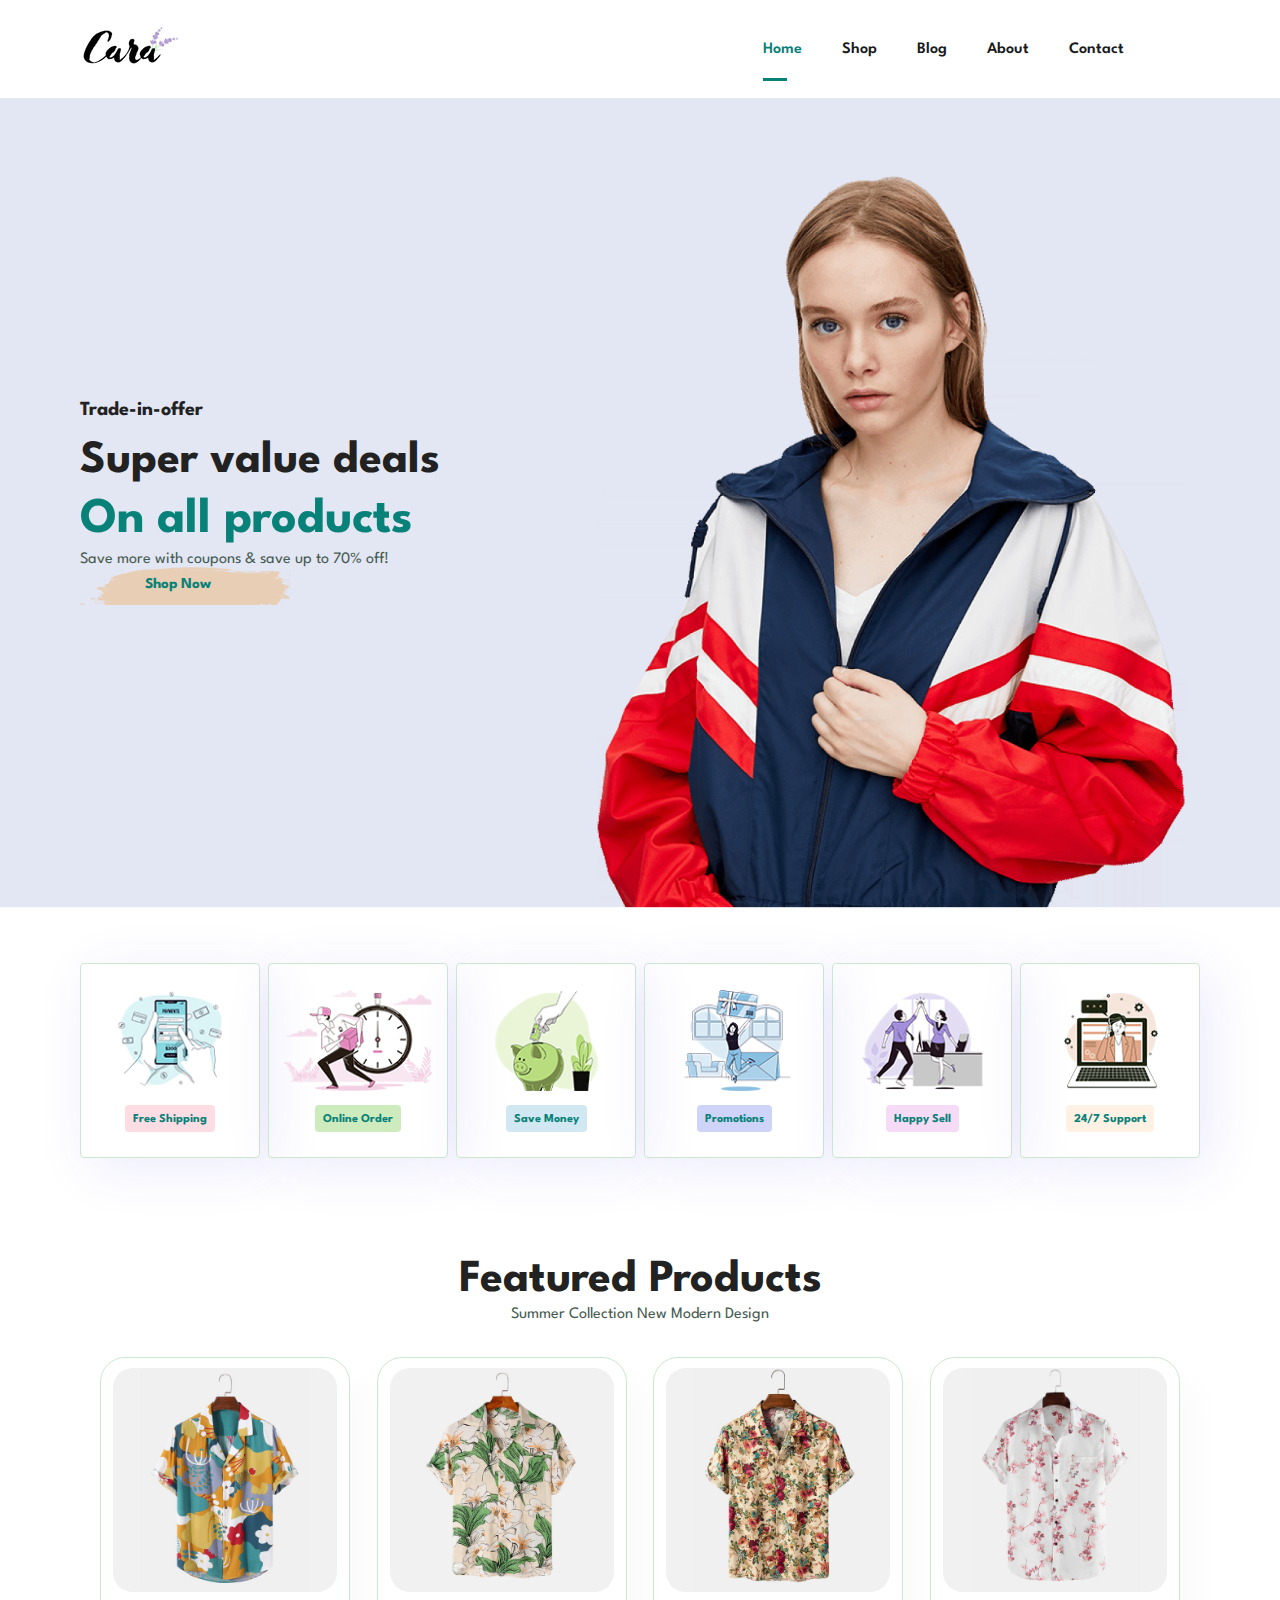
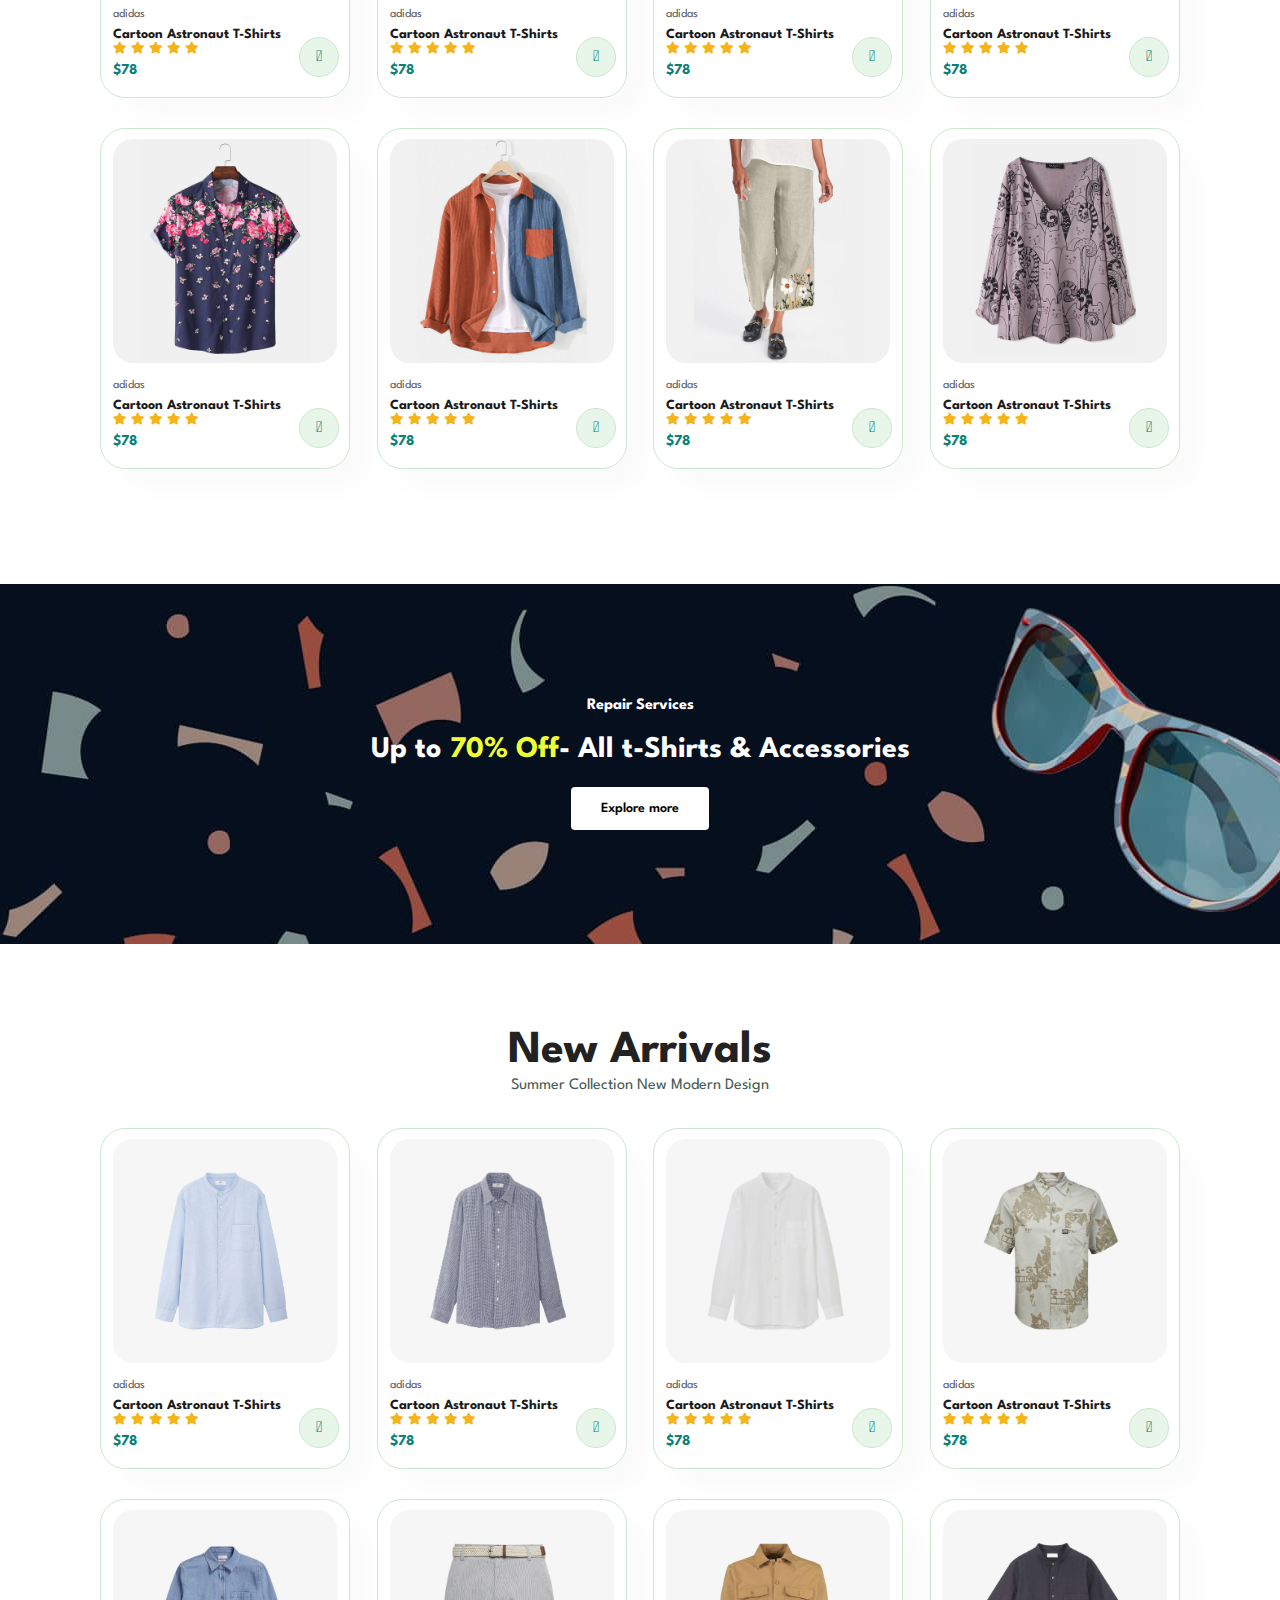
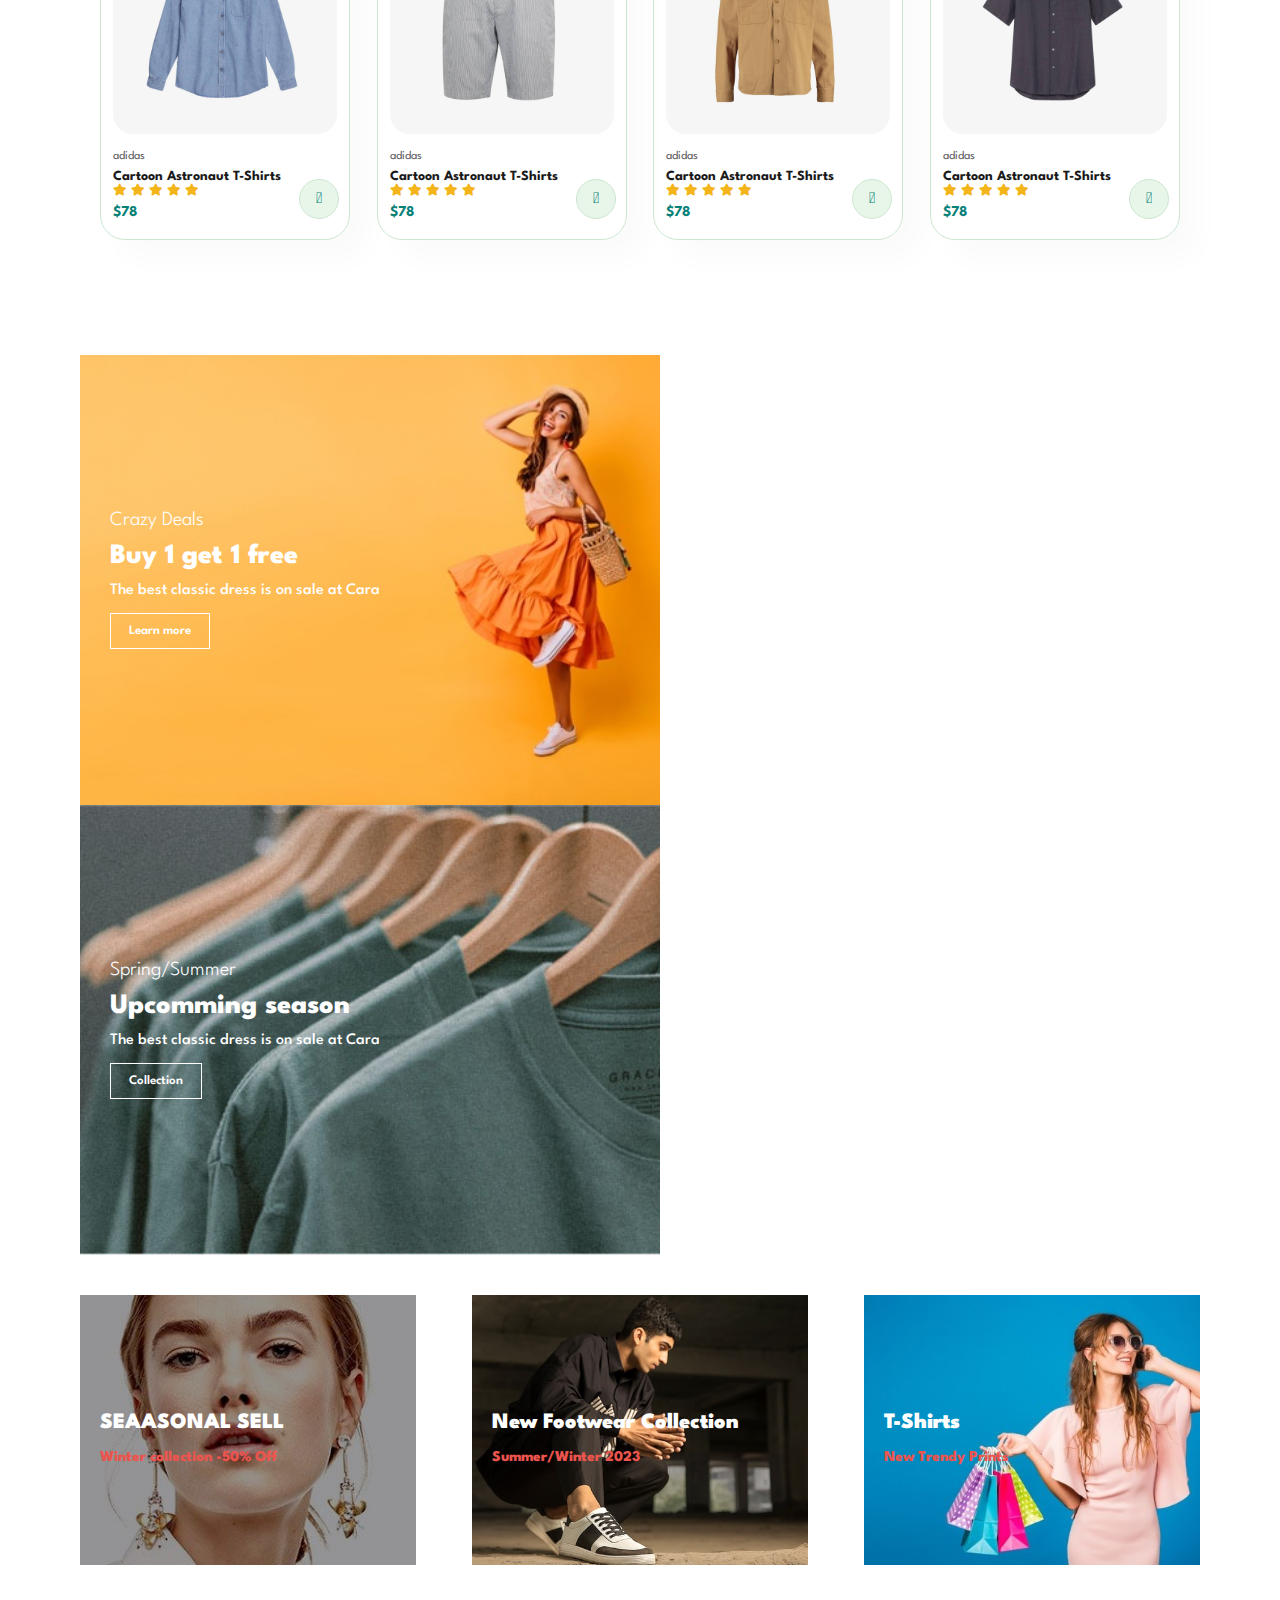
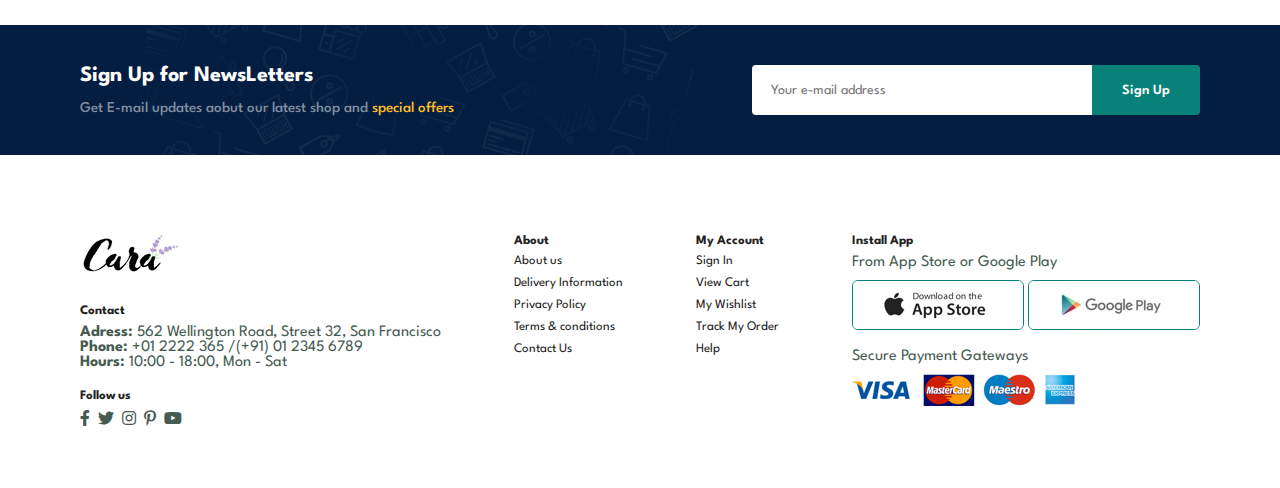
<file: index.html>
<!DOCTYPE html>
<html lang="en">
<head>
    <meta charset="UTF-8">
    <meta name="viewport" content="width=device-width, initial-scale=1.0">
    <title>Document</title>
    <link rel="stylesheet" href="style.css">
    <link rel="stylesheet" href="https://pro.fontawesome.com/releases/v5.10.0/css/all.css"  />
</head>
<body>
    <section id="header">
        <a href="#"><img src="img/logo.png" class="logo" alt="Logo"></a>
        <div>
            <ul id="navbar">
                <li><a class="active"href="index.html">Home</a></li>
                <li><a href="shop.html">Shop</a></li>
                <li><a href="blog.html">Blog</a></li>
                <li><a href="about.html">About</a></li>
                <li><a href="contact.html">Contact</a></li>
                <li id="lg-bag"><a href="cart.html"><i class="far fa-shopping-bag"></i></a></li>
                <a href="#" id="close"><i class="far fa-times"></i></a>
            </ul>
        </div>
        <div id="mobile">
           <a href="cart.html"><i class="fa-sharp fa-light fa-cart-plus fa-fade"></i></a>
           <i id="bar" class="fas fa-outdent"></i>
            

        </div>
    </section>

    <section id="hero">
        <h4>Trade-in-offer</h4>
        <h2>Super value deals</h2>
        <h1>On all products</h1>
        <p>Save more with coupons & save up to 70% off!</p>
        <button>Shop Now</button>
    </section>

    <section id="features" class="section-p1">
        <div class="fe-box">
            <img src="img/feature/f1.png" alt="">
            <h6>Free Shipping</h6>
        </div>
        <div class="fe-box">
            <img src="img/feature/f2.png" alt="">
            <h6>Online Order</h6>
        </div>
        <div class="fe-box">
            <img src="img/feature/f3.png" alt="">
            <h6>Save Money</h6>
        </div>
        <div class="fe-box">
            <img src="img/feature/f4.png" alt="">
            <h6>Promotions</h6>
        </div>
        <div class="fe-box">
            <img src="img/feature/f5.png" alt="">
            <h6>Happy Sell</h6>
        </div>
        <div class="fe-box">
            <img src="img/feature/f6.png" alt="">
            <h6>24/7 Support</h6>
        </div>
    </section>

    <section id="products1" class="section-p1">
        <h2>Featured Products</h2>
        <p>Summer Collection New Modern Design</p>
        <div class="pro-container">
            <div class="pro">
                <img src="img/products/f1.jpg" alt="">
                <div class="des">
                    <span>adidas</span>
                    <h5>Cartoon Astronaut T-Shirts</h5>
                    <div class="satr">
                        <i class="fas fa-star"></i>
                        <i class="fas fa-star"></i>
                        <i class="fas fa-star"></i>
                        <i class="fas fa-star"></i>
                        <i class="fas fa-star"></i>
                    </div>
                    <h4>$78</h4>
                </div>
                <a href="#"><i class="fal fa-shopping-cart cart"></i></a>
            </div>
            <div class="pro">
                <img src="img/products/f2.jpg" alt="">
                <div class="des">
                    <span>adidas</span>
                    <h5>Cartoon Astronaut T-Shirts</h5>
                    <div class="satr">
                        <i class="fas fa-star"></i>
                        <i class="fas fa-star"></i>
                        <i class="fas fa-star"></i>
                        <i class="fas fa-star"></i>
                        <i class="fas fa-star"></i>
                    </div>
                    <h4>$78</h4>
                </div>
                <a href="#"><i class="fal fa-shopping-cart cart"></i></a>
            </div>
            <div class="pro">
                <img src="img/products/f3.jpg" alt="">
                <div class="des">
                    <span>adidas</span>
                    <h5>Cartoon Astronaut T-Shirts</h5>
                    <div class="satr">
                        <i class="fas fa-star"></i>
                        <i class="fas fa-star"></i>
                        <i class="fas fa-star"></i>
                        <i class="fas fa-star"></i>
                        <i class="fas fa-star"></i>
                    </div>
                    <h4>$78</h4>
                </div>
                <a href="#"><i class="fal fa-shopping-cart cart"></i></a>
            </div>
            <div class="pro">
                <img src="img/products/f4.jpg" alt="">
                <div class="des">
                    <span>adidas</span>
                    <h5>Cartoon Astronaut T-Shirts</h5>
                    <div class="satr">
                        <i class="fas fa-star"></i>
                        <i class="fas fa-star"></i>
                        <i class="fas fa-star"></i>
                        <i class="fas fa-star"></i>
                        <i class="fas fa-star"></i>
                    </div>
                    <h4>$78</h4>
                </div>
                <a href="#"><i class="fal fa-shopping-cart cart"></i></a>
            </div>
            <div class="pro">
                <img src="img/products/f5.jpg" alt="">
                <div class="des">
                    <span>adidas</span>
                    <h5>Cartoon Astronaut T-Shirts</h5>
                    <div class="satr">
                        <i class="fas fa-star"></i>
                        <i class="fas fa-star"></i>
                        <i class="fas fa-star"></i>
                        <i class="fas fa-star"></i>
                        <i class="fas fa-star"></i>
                    </div>
                    <h4>$78</h4>
                </div>
                <a href="#"><i class="fal fa-shopping-cart cart"></i></a>
            </div>
            <div class="pro">
                <img src="img/products/f6.jpg" alt="">
                <div class="des">
                    <span>adidas</span>
                    <h5>Cartoon Astronaut T-Shirts</h5>
                    <div class="satr">
                        <i class="fas fa-star"></i>
                        <i class="fas fa-star"></i>
                        <i class="fas fa-star"></i>
                        <i class="fas fa-star"></i>
                        <i class="fas fa-star"></i>
                    </div>
                    <h4>$78</h4>
                </div>
                <a href="#"><i class="fal fa-shopping-cart cart"></i></a>
            </div>
            <div class="pro">
                <img src="img/products/f7.jpg" alt="">
                <div class="des">
                    <span>adidas</span>
                    <h5>Cartoon Astronaut T-Shirts</h5>
                    <div class="satr">
                        <i class="fas fa-star"></i>
                        <i class="fas fa-star"></i>
                        <i class="fas fa-star"></i>
                        <i class="fas fa-star"></i>
                        <i class="fas fa-star"></i>
                    </div>
                    <h4>$78</h4>
                </div>
                <a href="#"><i class="fal fa-shopping-cart cart"></i></a>
            </div>
            <div class="pro">
                <img src="img/products/f8.jpg" alt="">
                <div class="des">
                    <span>adidas</span>
                    <h5>Cartoon Astronaut T-Shirts</h5>
                    <div class="satr">
                        <i class="fas fa-star"></i>
                        <i class="fas fa-star"></i>
                        <i class="fas fa-star"></i>
                        <i class="fas fa-star"></i>
                        <i class="fas fa-star"></i>
                    </div>
                    <h4>$78</h4>
                </div>
                <a href="#"><i class="fal fa-shopping-cart cart"></i></a>
            </div>
        </div>

    </section>

    <section id="banner" class="section-m1">
        <h4>Repair Services</h4>
        <h2>Up to <span>70% Off</span>- All t-Shirts & Accessories</h2>
        <button class="normal">Explore more</button>
    </section>

    <section id="products1" class="section-p1">
        <h2>New Arrivals</h2>
        <p>Summer Collection New Modern Design</p>
        <div class="pro-container">
            <div class="pro">
                <img src="img/products/n1.jpg" alt="">
                <div class="des">
                    <span>adidas</span>
                    <h5>Cartoon Astronaut T-Shirts</h5>
                    <div class="satr">
                        <i class="fas fa-star"></i>
                        <i class="fas fa-star"></i>
                        <i class="fas fa-star"></i>
                        <i class="fas fa-star"></i>
                        <i class="fas fa-star"></i>
                    </div>
                    <h4>$78</h4>
                </div>
                <a href="#"><i class="fal fa-shopping-cart cart"></i></a>
            </div>
            <div class="pro">
                <img src="img/products/n2.jpg" alt="">
                <div class="des">
                    <span>adidas</span>
                    <h5>Cartoon Astronaut T-Shirts</h5>
                    <div class="satr">
                        <i class="fas fa-star"></i>
                        <i class="fas fa-star"></i>
                        <i class="fas fa-star"></i>
                        <i class="fas fa-star"></i>
                        <i class="fas fa-star"></i>
                    </div>
                    <h4>$78</h4>
                </div>
                <a href="#"><i class="fal fa-shopping-cart cart"></i></a>
            </div>
            <div class="pro">
                <img src="img/products/n3.jpg" alt="">
                <div class="des">
                    <span>adidas</span>
                    <h5>Cartoon Astronaut T-Shirts</h5>
                    <div class="satr">
                        <i class="fas fa-star"></i>
                        <i class="fas fa-star"></i>
                        <i class="fas fa-star"></i>
                        <i class="fas fa-star"></i>
                        <i class="fas fa-star"></i>
                    </div>
                    <h4>$78</h4>
                </div>
                <a href="#"><i class="fal fa-shopping-cart cart"></i></a>
            </div>
            <div class="pro">
                <img src="img/products/n4.jpg" alt="">
                <div class="des">
                    <span>adidas</span>
                    <h5>Cartoon Astronaut T-Shirts</h5>
                    <div class="satr">
                        <i class="fas fa-star"></i>
                        <i class="fas fa-star"></i>
                        <i class="fas fa-star"></i>
                        <i class="fas fa-star"></i>
                        <i class="fas fa-star"></i>
                    </div>
                    <h4>$78</h4>
                </div>
                <a href="#"><i class="fal fa-shopping-cart cart"></i></a>
            </div>
            <div class="pro">
                <img src="img/products/n5.jpg" alt="">
                <div class="des">
                    <span>adidas</span>
                    <h5>Cartoon Astronaut T-Shirts</h5>
                    <div class="satr">
                        <i class="fas fa-star"></i>
                        <i class="fas fa-star"></i>
                        <i class="fas fa-star"></i>
                        <i class="fas fa-star"></i>
                        <i class="fas fa-star"></i>
                    </div>
                    <h4>$78</h4>
                </div>
                <a href="#"><i class="fal fa-shopping-cart cart"></i></a>
            </div>
            <div class="pro">
                <img src="img/products/n6.jpg" alt="">
                <div class="des">
                    <span>adidas</span>
                    <h5>Cartoon Astronaut T-Shirts</h5>
                    <div class="satr">
                        <i class="fas fa-star"></i>
                        <i class="fas fa-star"></i>
                        <i class="fas fa-star"></i>
                        <i class="fas fa-star"></i>
                        <i class="fas fa-star"></i>
                    </div>
                    <h4>$78</h4>
                </div>
                <a href="#"><i class="fal fa-shopping-cart cart"></i></a>
            </div>
            <div class="pro">
                <img src="img/products/n7.jpg" alt="">
                <div class="des">
                    <span>adidas</span>
                    <h5>Cartoon Astronaut T-Shirts</h5>
                    <div class="satr">
                        <i class="fas fa-star"></i>
                        <i class="fas fa-star"></i>
                        <i class="fas fa-star"></i>
                        <i class="fas fa-star"></i>
                        <i class="fas fa-star"></i>
                    </div>
                    <h4>$78</h4>
                </div>
                <a href="#"><i class="fal fa-shopping-cart cart"></i></a>
            </div>
            <div class="pro">
                <img src="img/products/n8.jpg" alt="">
                <div class="des">
                    <span>adidas</span>
                    <h5>Cartoon Astronaut T-Shirts</h5>
                    <div class="satr">
                        <i class="fas fa-star"></i>
                        <i class="fas fa-star"></i>
                        <i class="fas fa-star"></i>
                        <i class="fas fa-star"></i>
                        <i class="fas fa-star"></i>
                    </div>
                    <h4>$78</h4>
                </div>
                <a href="#"><i class="fal fa-shopping-cart cart"></i></a>
            </div>
        </div>

    </section>

    <section id="sm-banner" class="section-p1">
        <div class="banner-box">
            <h4>Crazy Deals</h4>
            <h2>Buy 1 get 1 free</h2>
            <span>The best classic dress is on sale at Cara</span>
            <button class="white">Learn more</button>
        </div>
        <div class="banner-box banner-box2">
            <h4>Spring/Summer</h4>
            <h2>Upcomming season</h2>
            <span>The best classic dress is on sale at Cara</span>
            <button class="white">Collection</button>
        </div>
    </section>

    <section id="banner3">
        <div class="banner-box">
            <h2>SEAASONAL SELL</h2>
            <h3>Winter collection -50% Off</h3>

        </div>
        <div class="banner-box banner-box2">
            <h2>New Footwear Collection</h2>
            <h3>Summer/Winter 2023</h3>

        </div>
        <div class="banner-box banner-box3">
            <h2>T-Shirts</h2>
            <h3>New Trendy Prints</h3>

        </div>
    </section>

    <section id="news-letter" class="section-p1 section-m1">
        <div class="news-text">
            <h4>Sign Up for NewsLetters</h4>
            <p>Get E-mail updates aobut our latest shop and <span>special offers </span></p>
        </div>
        <div class="form">
            <input type="text" placeholder="Your e-mail address">
            <button class="normal">Sign Up</button>
        </div>
    </section>

    <footer class="section-p1">
        <div class="col">
            <img class="logo" src="img/logo.png" alt="">
            <h4>Contact</h4>
            <p><strong>Adress:</strong> 562 Wellington Road, Street 32, San Francisco</p>
            <p><strong>Phone:</strong> +01 2222 365 /(+91) 01 2345 6789</p>
            <p><strong>Hours:</strong> 10:00 - 18:00, Mon - Sat</p>
            <div class="follow">
                <h4>Follow us</h4>
                <div class="icon">
                    <i class="fab fa-facebook-f"></i>
                    <i class="fab fa-twitter"></i>
                    <i class="fab fa-instagram"></i>
                    <i class="fab fa-pinterest-p"></i>
                    <i class="fab fa-youtube"></i>
                </div>
            </div>
        </div>
        <div class="col">
            <h4>About</h4>
            <a href="#">About us</a>
            <a href="#">Delivery Information</a>
            <a href="#">Privacy Policy</a>
            <a href="#">Terms & conditions</a>
            <a href="#">Contact Us</a>
        </div>
        <div class="col">
            <h4>My Account</h4>
            <a href="#">Sign In</a>
            <a href="#">View Cart</a>
            <a href="#">My Wishlist</a>
            <a href="#">Track My Order</a>
            <a href="#">Help</a>
        </div>
        <div class="col-install">
            <h4>Install App</h4>
            <p>From App Store or Google Play</p>
            <div class="row">
                <img src="img/pay/app.jpg" alt="">
                <img src="img/pay/play.jpg" alt="">
            </div>
            <p>Secure Payment Gateways</p>
            <img src="img/pay/pay.png" alt="">
        </div>
        <!-- <div class="copy-right">
            <p></p>
        </div> -->
    </footer>

    <script src="script.js"></script>
</body>
</html>
</file>
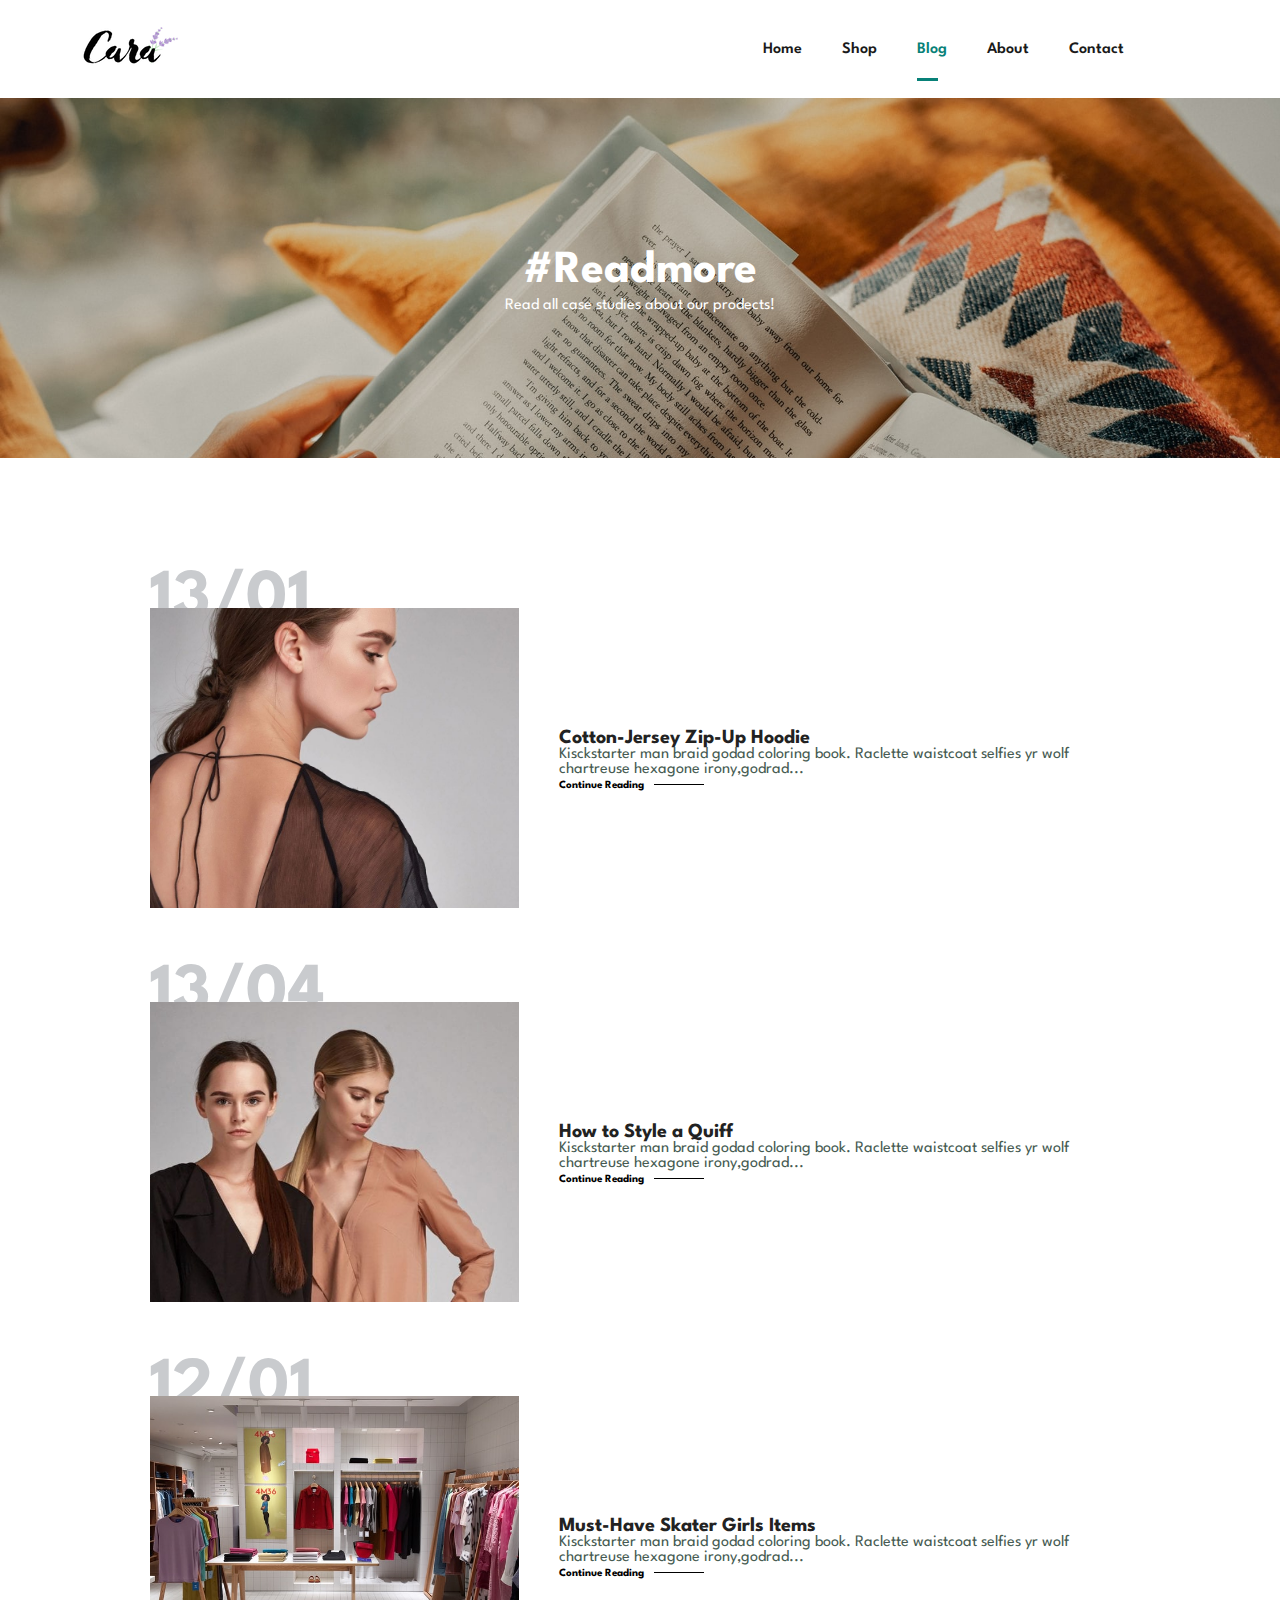
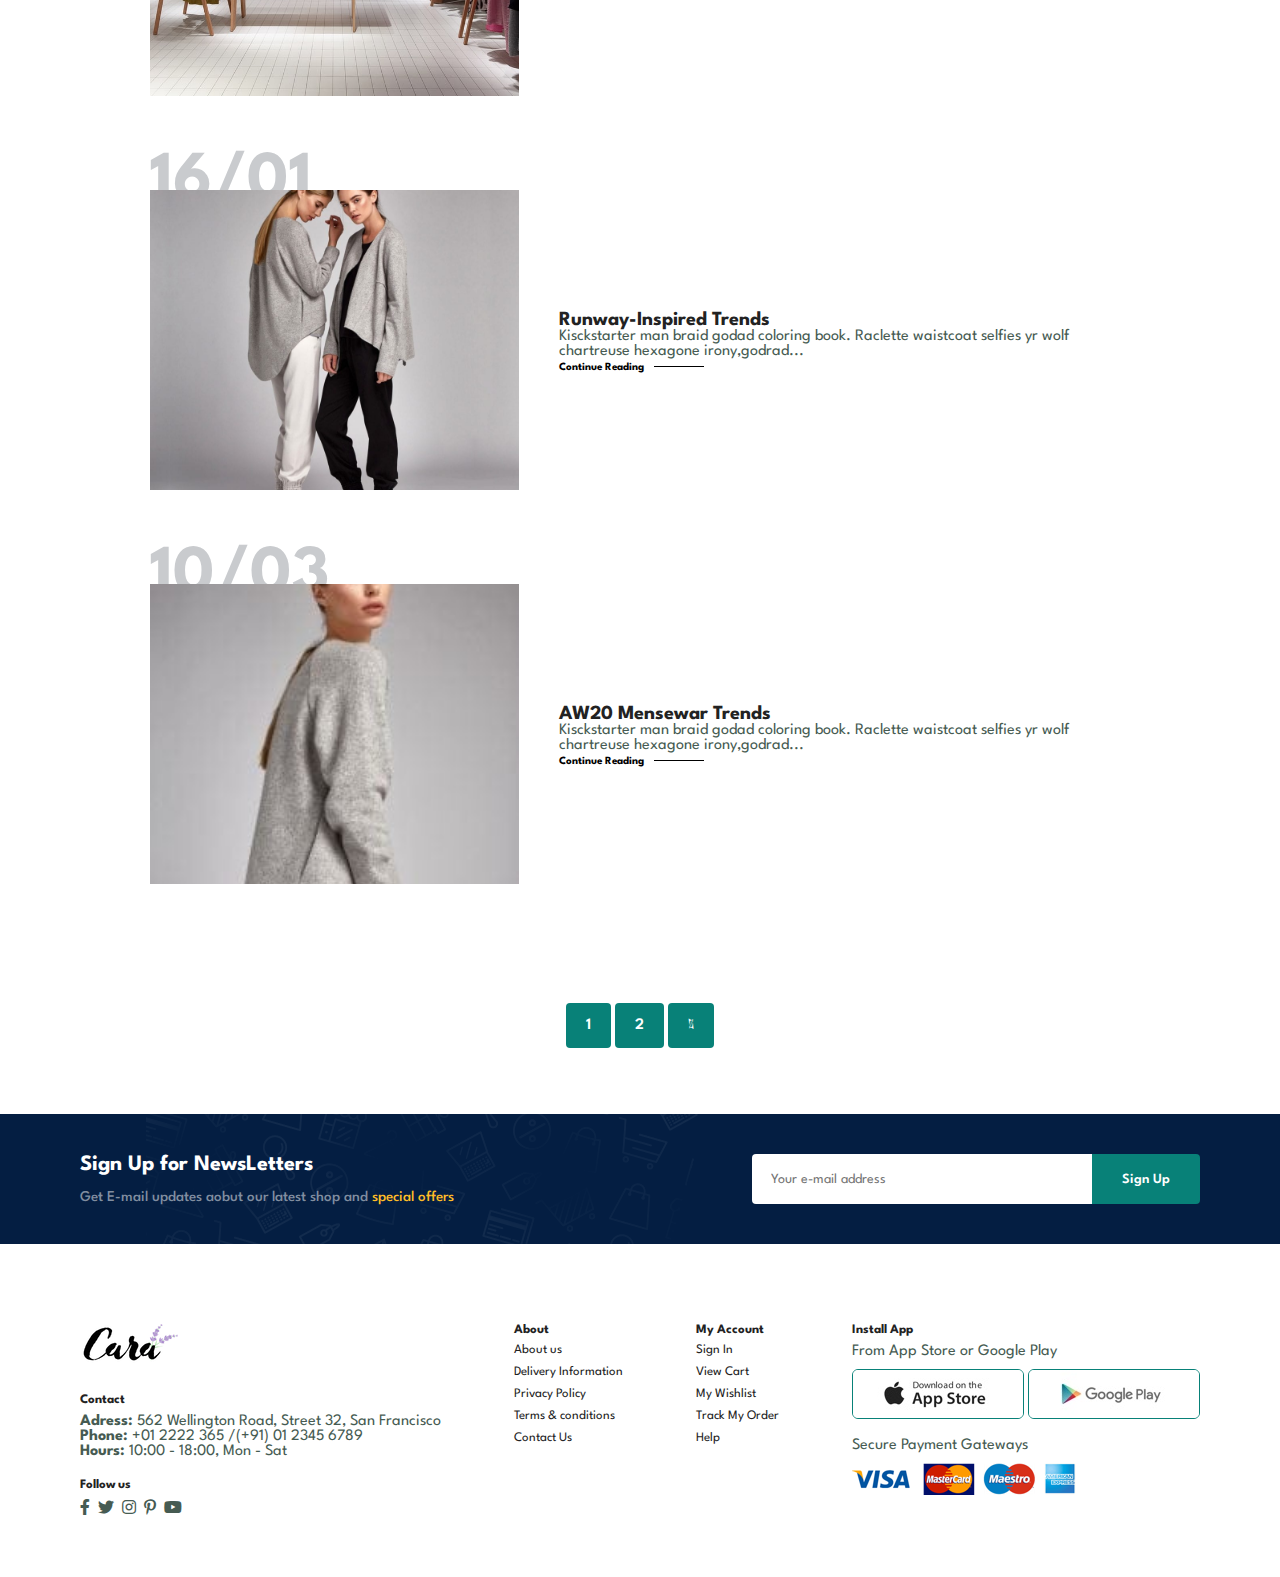
<file: blog.html>
<!DOCTYPE html>
<html lang="en">
<head>
    <meta charset="UTF-8">
    <meta name="viewport" content="width=device-width, initial-scale=1.0">
    <title>Document</title>
    <link rel="stylesheet" href="style.css">
    <link rel="stylesheet" href="https://pro.fontawesome.com/releases/v5.10.0/css/all.css"  />
</head>
<body>
    <section id="header">
        <a href="#"><img src="img/logo.png" class="logo" alt="Logo"></a>
        <div>
            <ul id="navbar">
                <li><a href="index.html">Home</a></li>
                <li><a  href="shop.html">Shop</a></li>
                <li><a class="active" href="blog.html">Blog</a></li>
                <li><a href="about.html">About</a></li>
                <li><a href="contact.html">Contact</a></li>
                <li id="lg-bag"><a href="cart.html"><i class="far fa-shopping-bag"></i></a></li>
                <a href="#" id="close"><i class="far fa-times"></i></a>
            </ul>
        </div>
        <div id="mobile">
           <a href="cart.html"><i class="fa-sharp fa-light fa-cart-plus fa-fade"></i></a>
           <i id="bar" class="fas fa-outdent"></i>
            

        </div>
    </section>

    <section id="page-header" class="blog-header">
       
        <h2>#Readmore</h2>
        
        <p>Read all case studies about our prodects!</p>
       
    </section>

    <section id="blog">
        <div class="blog-box">
            <div class="blog-img">
                <img src="img/blog/b1.jpg" alt="">
            </div>
            <div class="blog-details">
                <h4>Cotton-Jersey Zip-Up Hoodie</h4>
                <p>Kisckstarter man braid godad coloring  book. Raclette waistcoat selfies yr wolf chartreuse hexagone irony,godrad... </p>
                <a href="#">Continue Reading</a>
            </div>
            <h1>13/01</h1>
        </div>
        
        <div class="blog-box">
            <div class="blog-img">
                <img src="img/blog/b2.jpg" alt="">
            </div>
            <div class="blog-details">
                <h4>How to Style a Quiff </h4>
                <p>Kisckstarter man braid godad coloring  book. Raclette waistcoat selfies yr wolf chartreuse hexagone irony,godrad... </p>
                <a href="#">Continue Reading</a>
            </div>
            <h1>13/04</h1>
        </div>
        <div class="blog-box">
            <div class="blog-img">
                <img src="img/blog/b3.jpg" alt="">
            </div>
            <div class="blog-details">
                <h4>Must-Have Skater Girls Items</h4>
                <p>Kisckstarter man braid godad coloring  book. Raclette waistcoat selfies yr wolf chartreuse hexagone irony,godrad... </p>
                <a href="#">Continue Reading</a>
            </div>
            <h1>12/01</h1>
        </div>
        <div class="blog-box">
            <div class="blog-img">
                <img src="img/blog/b4.jpg" alt="">
            </div>
            <div class="blog-details">
                <h4>Runway-Inspired Trends</h4>
                <p>Kisckstarter man braid godad coloring  book. Raclette waistcoat selfies yr wolf chartreuse hexagone irony,godrad... </p>
                <a href="#">Continue Reading</a>
            </div>
            <h1>16/01</h1>
        </div>
        <div class="blog-box">
            <div class="blog-img">
                <img src="img/blog/b5.jpg" alt="">
            </div>
            <div class="blog-details">
                <h4>AW20 Mensewar Trends</h4>
                <p>Kisckstarter man braid godad coloring  book. Raclette waistcoat selfies yr wolf chartreuse hexagone irony,godrad... </p>
                <a href="#">Continue Reading</a>
            </div>
            <h1>10/03</h1>
        </div>
     
    </section>
  
  

    <section id="pagination" class="section-p1">
        <a href="#">1</a>
        <a href="#">2</a>
        <a href="#"><i class="fal fa-long-arrow-alt-right"></i></a>
    </section>



    <section id="news-letter" class="section-p1 section-m1">
        <div class="news-text">
            <h4>Sign Up for NewsLetters</h4>
            <p>Get E-mail updates aobut our latest shop and <span>special offers </span></p>
        </div>
        <div class="form">
            <input type="text" placeholder="Your e-mail address">
            <button class="normal">Sign Up</button>
        </div>
    </section>

    <footer class="section-p1">
        <div class="col">
            <img class="logo" src="img/logo.png" alt="">
            <h4>Contact</h4>
            <p><strong>Adress:</strong> 562 Wellington Road, Street 32, San Francisco</p>
            <p><strong>Phone:</strong> +01 2222 365 /(+91) 01 2345 6789</p>
            <p><strong>Hours:</strong> 10:00 - 18:00, Mon - Sat</p>
            <div class="follow">
                <h4>Follow us</h4>
                <div class="icon">
                    <i class="fab fa-facebook-f"></i>
                    <i class="fab fa-twitter"></i>
                    <i class="fab fa-instagram"></i>
                    <i class="fab fa-pinterest-p"></i>
                    <i class="fab fa-youtube"></i>
                </div>
            </div>
        </div>
        <div class="col">
            <h4>About</h4>
            <a href="#">About us</a>
            <a href="#">Delivery Information</a>
            <a href="#">Privacy Policy</a>
            <a href="#">Terms & conditions</a>
            <a href="#">Contact Us</a>
        </div>
        <div class="col">
            <h4>My Account</h4>
            <a href="#">Sign In</a>
            <a href="#">View Cart</a>
            <a href="#">My Wishlist</a>
            <a href="#">Track My Order</a>
            <a href="#">Help</a>
        </div>
        <div class="col-install">
            <h4>Install App</h4>
            <p>From App Store or Google Play</p>
            <div class="row">
                <img src="img/pay/app.jpg" alt="">
                <img src="img/pay/play.jpg" alt="">
            </div>
            <p>Secure Payment Gateways</p>
            <img src="img/pay/pay.png" alt="">
        </div>
        <!-- <div class="copy-right">
            <p></p>
        </div> -->
    </footer>

    <script src="script.js"></script>
</body>
</html>
</file>
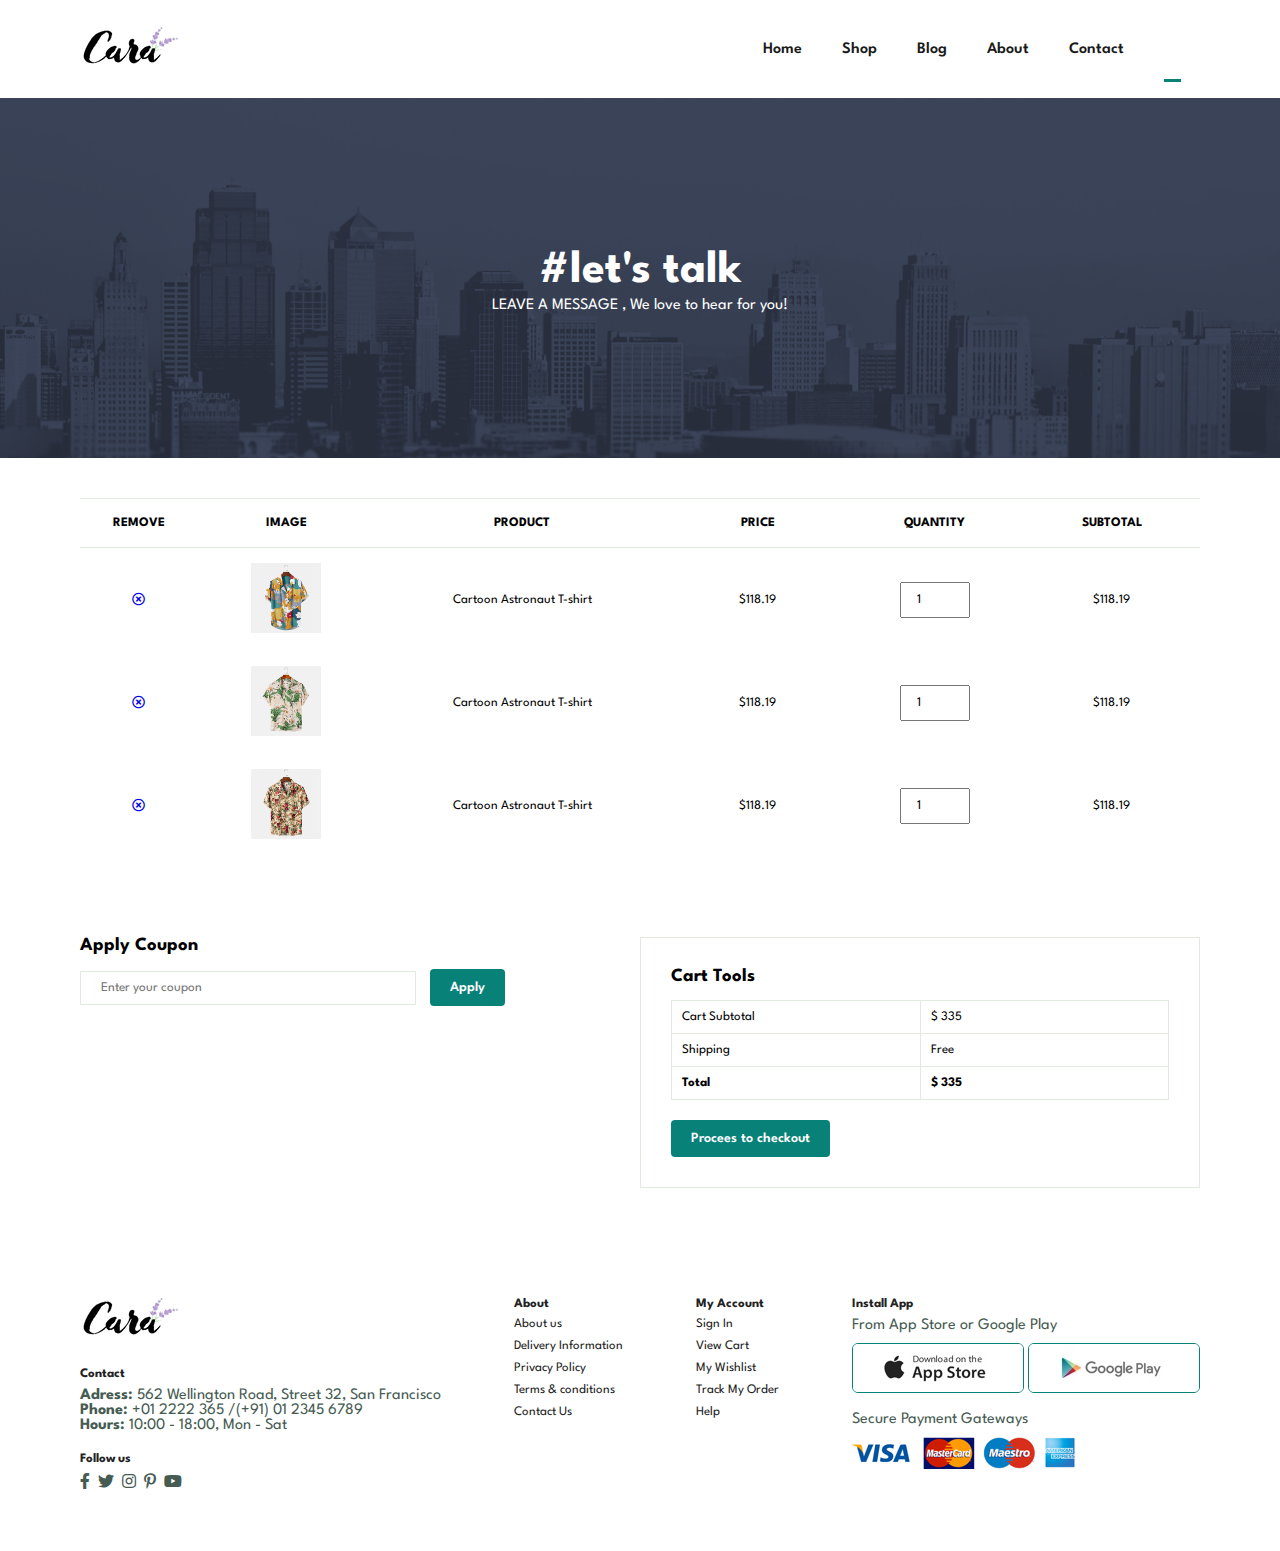
<file: cart.html>
<!DOCTYPE html>
<html lang="en">
<head>
    <meta charset="UTF-8">
    <meta name="viewport" content="width=device-width, initial-scale=1.0">
    <title>Document</title>
    <link rel="stylesheet" href="style.css">
    <link rel="stylesheet" href="https://pro.fontawesome.com/releases/v5.10.0/css/all.css"  />
</head>
<body>
    <section id="header">
        <a href="#"><img src="img/logo.png" class="logo" alt="Logo"></a>
        <div>
            <ul id="navbar">
                <li><a href="index.html">Home</a></li>
                <li><a  href="shop.html">Shop</a></li>
                <li><a href="blog.html">Blog</a></li>
                <li><a   href="about.html">About</a></li>
                <li><a  href="contact.html">Contact</a></li>
                <li id="lg-bag"><a class="active" href="cart.html"><i class="far fa-shopping-bag"></i></a></li>
                <a href="#" id="close"><i class="far fa-times"></i></a>
            </ul>
        </div>
        <div id="mobile">
           <a href="cart.html"><i class="fa-sharp fa-light fa-cart-plus fa-fade"></i></a>
           <i id="bar" class="fas fa-outdent"></i>
            

        </div>
    </section>

    <section id="page-header" class="about-header">
       
        <h2>#let's talk</h2>
        
        <p>LEAVE A MESSAGE , We love to hear for you!</p>
       
    </section>

    <section id="cart" class="section-p1">
        <table width="100%">
            <thead>
                <tr>
                    <td>Remove</td>
                    <td>Image</td>
                    <td>Product</td>
                    <td>Price</td>
                    <td>Quantity</td>
                    <td>Subtotal</td>
                </tr>
            </thead>
            <tbody>
                <tr>
                    <td><a href="#"><i class="far fa-times-circle"></i></a></td>
                    <td><img src="img/products/f1.jpg" alt=""></td>
                    <td>Cartoon Astronaut T-shirt</td>
                    <td>$118.19</td>
                    <td><input type="number" value="1"></td>
                    <td>$118.19</td>
                </tr>
                <tr>
                    <td><a href="#"><i class="far fa-times-circle"></i></a></td>
                    <td><img src="img/products/f2.jpg" alt=""></td>
                    <td>Cartoon Astronaut T-shirt</td>
                    <td>$118.19</td>
                    <td><input type="number" value="1"></td>
                    <td>$118.19</td>
                </tr>
                <tr>
                    <td><a href="#"><i class="far fa-times-circle"></i></a></td>
                    <td><img src="img/products/f3.jpg" alt=""></td>
                    <td>Cartoon Astronaut T-shirt</td>
                    <td>$118.19</td>
                    <td><input type="number" value="1"></td>
                    <td>$118.19</td>
                </tr>
            </tbody>
        </table>
    </section>

    <section id="cart-add" class="section-p1">
        <div id="coupon">
            <h3>Apply Coupon</h3>
            <div>
                <input type="text" placeholder="Enter your coupon">
                <button class="normal">Apply</button>
            </div>
        </div>
        <div id="subtotal">
            <h3>Cart Tools</h3>
            <table>
                <tr>
                    <td>Cart Subtotal</td>
                    <td>$ 335</td>
                </tr>
                <tr>
                    <td>Shipping</td>
                    <td>Free</td>
                </tr>
                <td><strong>Total</strong></td>
                <td><strong>$ 335</strong></td>
            </table>
            <button class="normal">Procees to checkout</button>
        </div>

    </section>

 



    <footer class="section-p1">
        <div class="col">
            <img class="logo" src="img/logo.png" alt="">
            <h4>Contact</h4>
            <p><strong>Adress:</strong> 562 Wellington Road, Street 32, San Francisco</p>
            <p><strong>Phone:</strong> +01 2222 365 /(+91) 01 2345 6789</p>
            <p><strong>Hours:</strong> 10:00 - 18:00, Mon - Sat</p>
            <div class="follow">
                <h4>Follow us</h4>
                <div class="icon">
                    <i class="fab fa-facebook-f"></i>
                    <i class="fab fa-twitter"></i>
                    <i class="fab fa-instagram"></i>
                    <i class="fab fa-pinterest-p"></i>
                    <i class="fab fa-youtube"></i>
                </div>
            </div>
        </div>
        <div class="col">
            <h4>About</h4>
            <a href="#">About us</a>
            <a href="#">Delivery Information</a>
            <a href="#">Privacy Policy</a>
            <a href="#">Terms & conditions</a>
            <a href="#">Contact Us</a>
        </div>
        <div class="col">
            <h4>My Account</h4>
            <a href="#">Sign In</a>
            <a href="#">View Cart</a>
            <a href="#">My Wishlist</a>
            <a href="#">Track My Order</a>
            <a href="#">Help</a>
        </div>
        <div class="col-install">
            <h4>Install App</h4>
            <p>From App Store or Google Play</p>
            <div class="row">
                <img src="img/pay/app.jpg" alt="">
                <img src="img/pay/play.jpg" alt="">
            </div>
            <p>Secure Payment Gateways</p>
            <img src="img/pay/pay.png" alt="">
        </div>
        <!-- <div class="copy-right">
            <p></p>
        </div> -->
    </footer>

    <script src="script.js"></script>
</body>
</html>
</file>
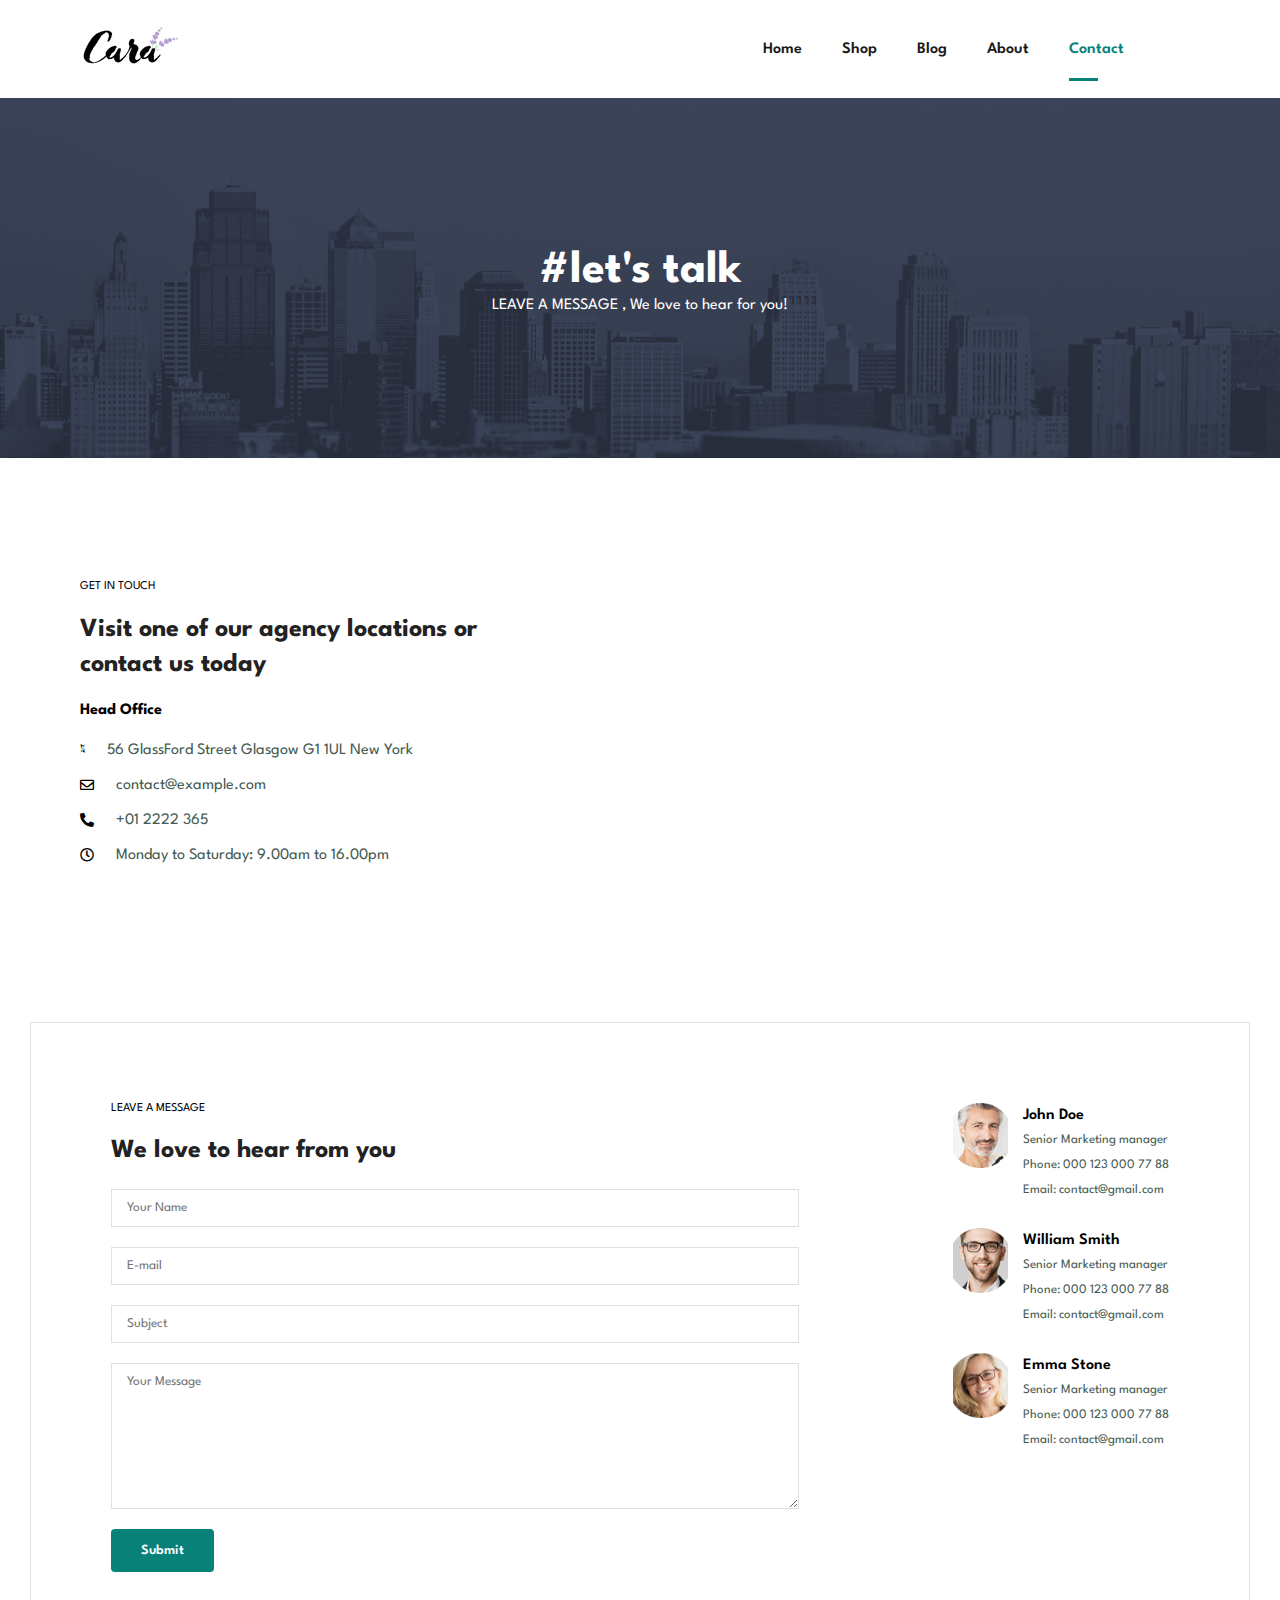
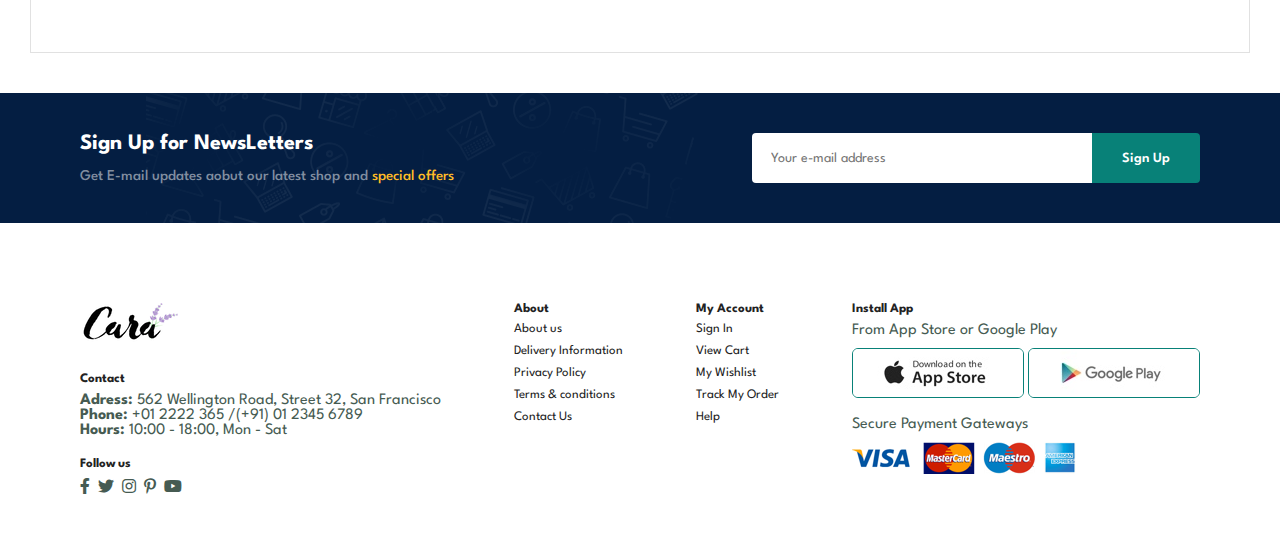
<file: contact.html>
<!DOCTYPE html>
<html lang="en">
<head>
    <meta charset="UTF-8">
    <meta name="viewport" content="width=device-width, initial-scale=1.0">
    <title>Document</title>
    <link rel="stylesheet" href="style.css">
    <link rel="stylesheet" href="https://pro.fontawesome.com/releases/v5.10.0/css/all.css"  />
</head>
<body>
    <section id="header">
        <a href="#"><img src="img/logo.png" class="logo" alt="Logo"></a>
        <div>
            <ul id="navbar">
                <li><a href="index.html">Home</a></li>
                <li><a  href="shop.html">Shop</a></li>
                <li><a href="blog.html">Blog</a></li>
                <li><a   href="about.html">About</a></li>
                <li><a class="active" href="contact.html">Contact</a></li>
                <li id="lg-bag"><a href="cart.html"><i class="far fa-shopping-bag"></i></a></li>
                <a href="#" id="close"><i class="far fa-times"></i></a>
            </ul>
        </div>
        <div id="mobile">
           <a href="cart.html"><i class="fa-sharp fa-light fa-cart-plus fa-fade"></i></a>
           <i id="bar" class="fas fa-outdent"></i>
            

        </div>
    </section>

    <section id="page-header" class="about-header">
       
        <h2>#let's talk</h2>
        
        <p>LEAVE A MESSAGE , We love to hear for you!</p>
       
    </section>

    <section id="contact-details" class="section-p1">
        <div class="details">
            <span>GET IN TOUCH</span>
            <h2>Visit one of our agency locations or contact us today </h2>
            <h3>Head Office</h3>
            <div >
                <li>
                    <i class="fal fa-map"></i>
                    <p>56 GlassFord Street Glasgow G1 1UL New York</p>
                </li>
                <li>
                    <i class="far fa-envelope"></i>
                    <p>contact@example.com</p>
                </li>
                <li>
                    <i class="fas fa-phone-alt"></i>
                    <p>+01 2222 365</p>
                </li>
                <li>
                    <i class="far fa-clock"></i>
                    <p>Monday to Saturday: 9.00am to 16.00pm</p>
                </li>
            </div>
        </div>
        <div class="map">
            <iframe src="https://www.google.com/maps/embed?pb=!1m18!1m12!1m3!1d387194.06225172704!2d-74.30932646813369!3d40.69701928986472!2m3!1f0!2f0!3f0!3m2!1i1024!2i768!4f13.1!3m3!1m2!1s0x89c24fa5d33f083b%3A0xc80b8f06e177fe62!2sNew%20York%2C%20NY%2C%20USA!5e0!3m2!1sen!2sin!4v1689599979665!5m2!1sen!2sin" width="600" height="450" style="border:0;" allowfullscreen="" loading="lazy" referrerpolicy="no-referrer-when-downgrade"></iframe>
        </div>
    </section>

  <section id="form-details">
    <form action="">
        <span>LEAVE A MESSAGE</span>
        <h2>We love to hear from you</h2>
        <input type="text" placeholder="Your Name">
        <input type="text" placeholder="E-mail">
        <input type="text" placeholder="Subject">
        <textarea name="" id="" cols="30" rows="10" placeholder="Your Message"></textarea>
        <button class="normal">Submit</button>

    </form>
    <div class="people">
        <div>
            <img src="img/people/1.png" alt="">
            <p><span>John Doe</span> Senior Marketing manager <br> Phone: 000 123 000 77 88 <br> Email: contact@gmail.com</p>
        </div>
        <div>
            <img src="img/people/2.png" alt="">
            <p><span>William Smith</span> Senior Marketing manager <br> Phone: 000 123 000 77 88 <br> Email: contact@gmail.com</p>
        </div>
        <div>
            <img src="img/people/3.png" alt="">
            <p><span>Emma Stone</span> Senior Marketing manager <br> Phone: 000 123 000 77 88 <br> Email: contact@gmail.com</p>
        </div>
    </div>
  </section>

    <section id="news-letter" class="section-p1 section-m1">
        <div class="news-text">
            <h4>Sign Up for NewsLetters</h4>
            <p>Get E-mail updates aobut our latest shop and <span>special offers </span></p>
        </div>
        <div class="form">
            <input type="text" placeholder="Your e-mail address">
            <button class="normal">Sign Up</button>
        </div>
    </section>




    <footer class="section-p1">
        <div class="col">
            <img class="logo" src="img/logo.png" alt="">
            <h4>Contact</h4>
            <p><strong>Adress:</strong> 562 Wellington Road, Street 32, San Francisco</p>
            <p><strong>Phone:</strong> +01 2222 365 /(+91) 01 2345 6789</p>
            <p><strong>Hours:</strong> 10:00 - 18:00, Mon - Sat</p>
            <div class="follow">
                <h4>Follow us</h4>
                <div class="icon">
                    <i class="fab fa-facebook-f"></i>
                    <i class="fab fa-twitter"></i>
                    <i class="fab fa-instagram"></i>
                    <i class="fab fa-pinterest-p"></i>
                    <i class="fab fa-youtube"></i>
                </div>
            </div>
        </div>
        <div class="col">
            <h4>About</h4>
            <a href="#">About us</a>
            <a href="#">Delivery Information</a>
            <a href="#">Privacy Policy</a>
            <a href="#">Terms & conditions</a>
            <a href="#">Contact Us</a>
        </div>
        <div class="col">
            <h4>My Account</h4>
            <a href="#">Sign In</a>
            <a href="#">View Cart</a>
            <a href="#">My Wishlist</a>
            <a href="#">Track My Order</a>
            <a href="#">Help</a>
        </div>
        <div class="col-install">
            <h4>Install App</h4>
            <p>From App Store or Google Play</p>
            <div class="row">
                <img src="img/pay/app.jpg" alt="">
                <img src="img/pay/play.jpg" alt="">
            </div>
            <p>Secure Payment Gateways</p>
            <img src="img/pay/pay.png" alt="">
        </div>
        <!-- <div class="copy-right">
            <p></p>
        </div> -->
    </footer>

    <script src="script.js"></script>
</body>
</html>
</file>
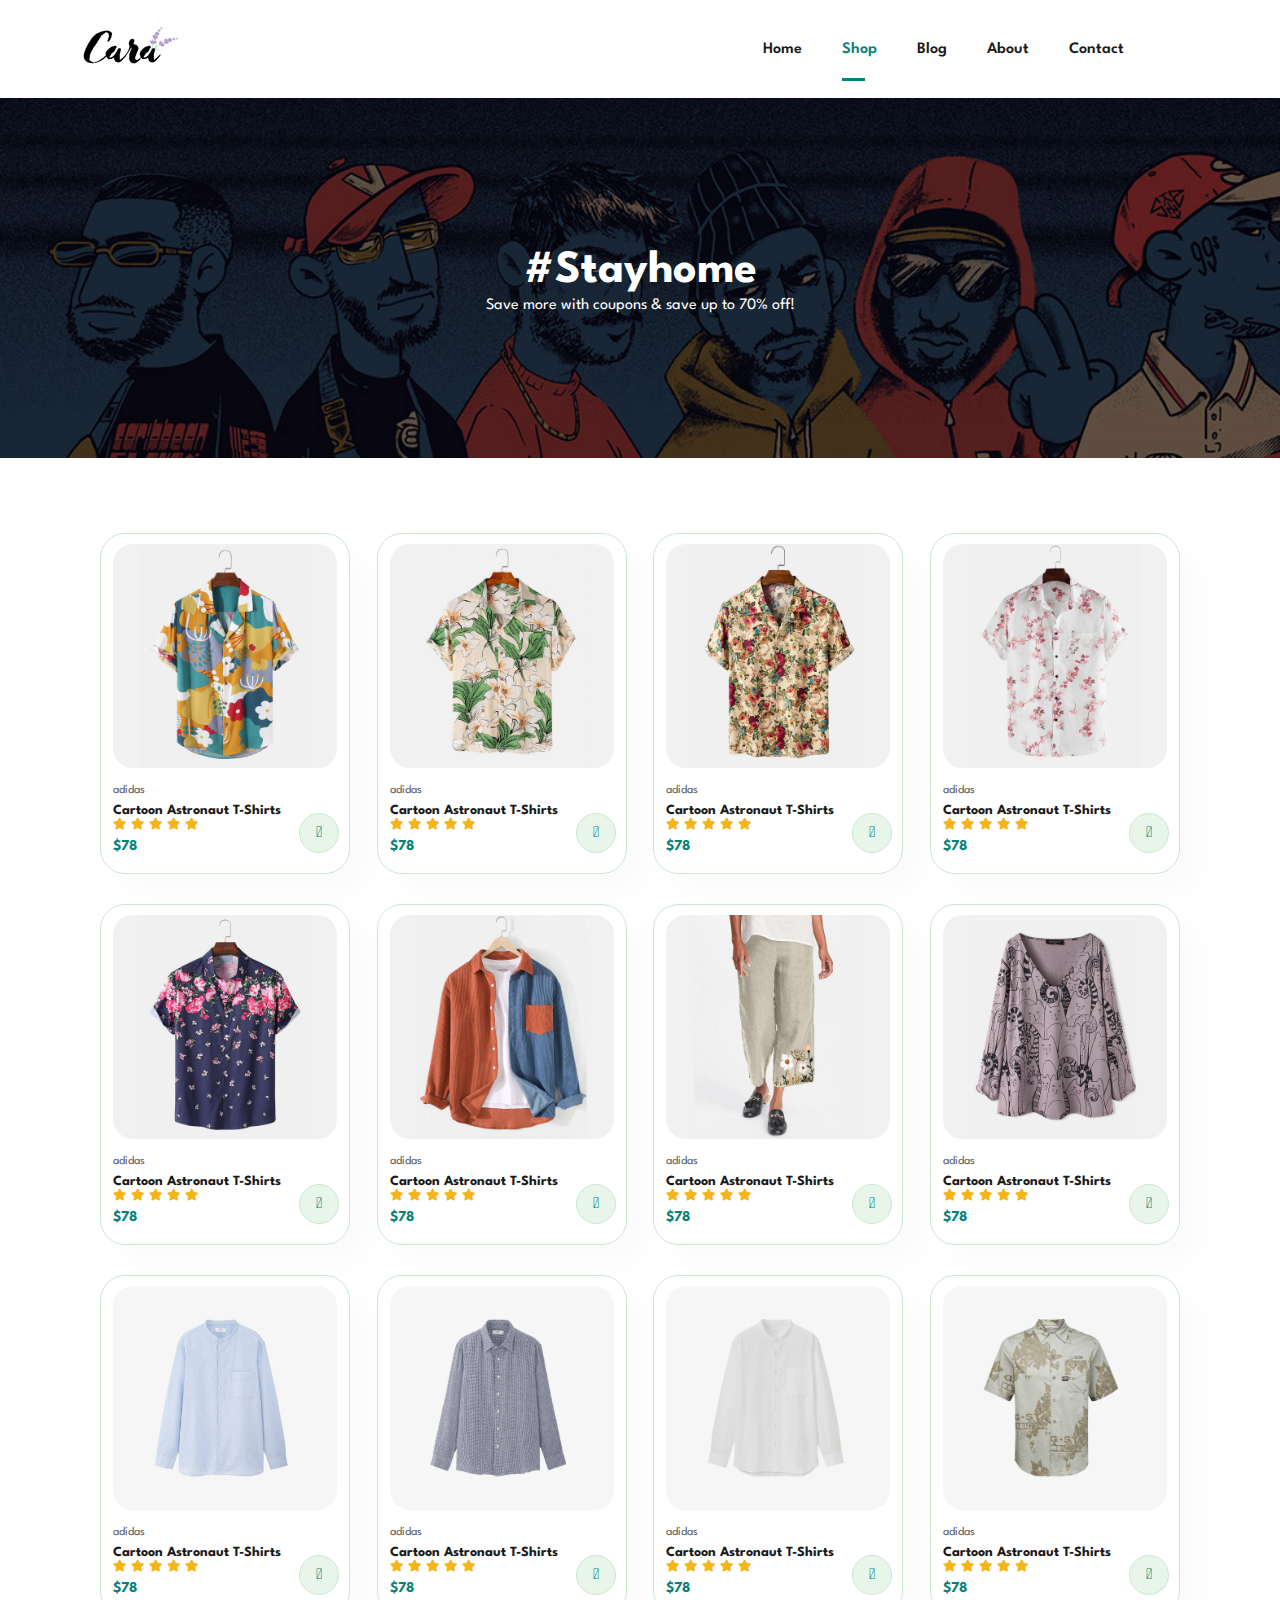
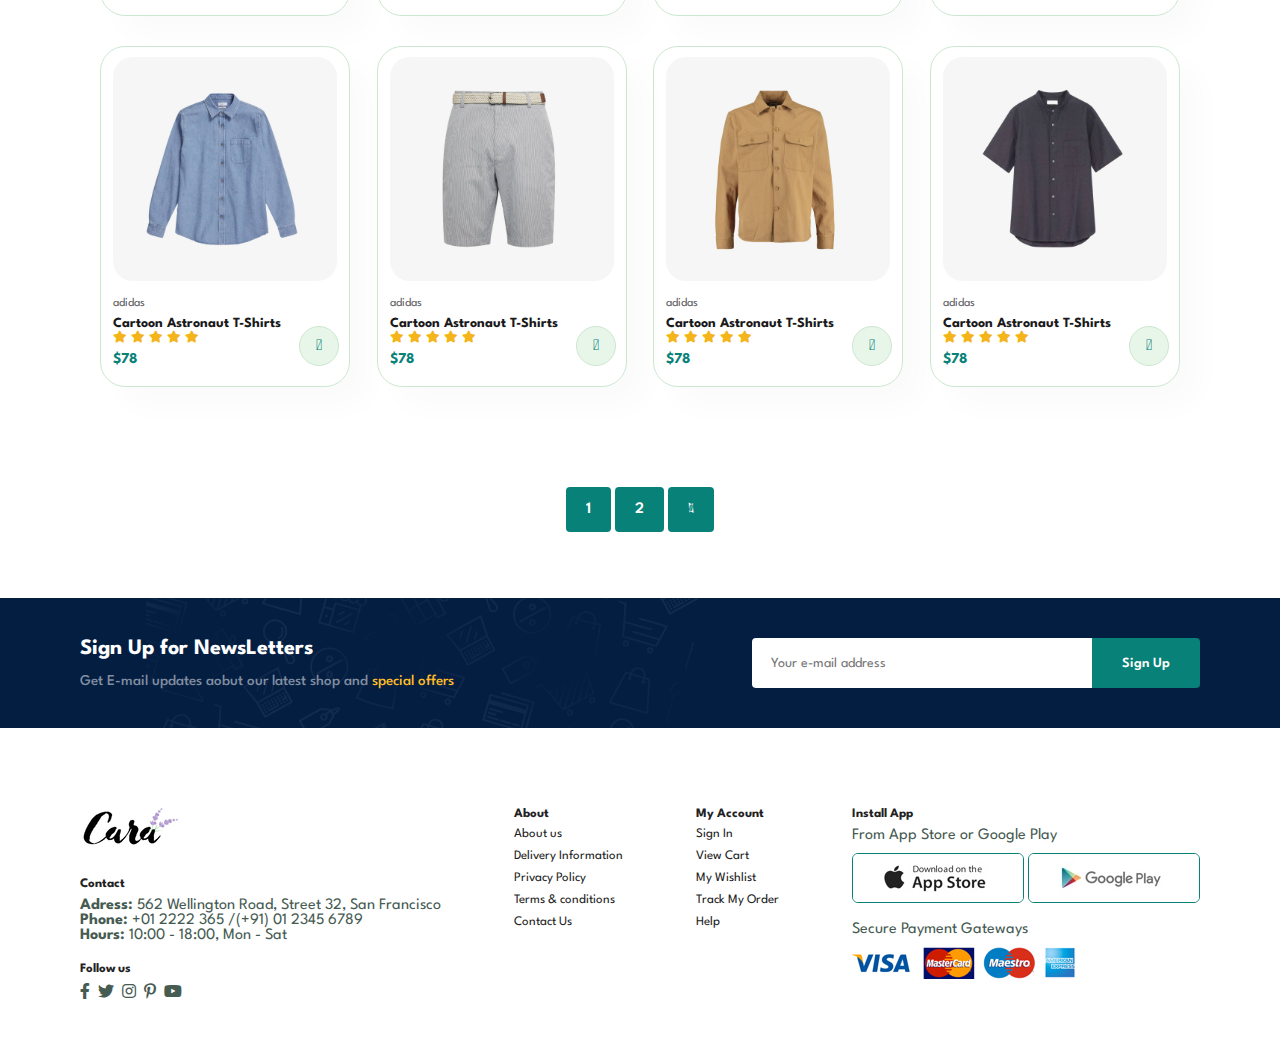
<file: shop.html>
<!DOCTYPE html>
<html lang="en">
<head>
    <meta charset="UTF-8">
    <meta name="viewport" content="width=device-width, initial-scale=1.0">
    <title>Document</title>
    <link rel="stylesheet" href="style.css">
    <link rel="stylesheet" href="https://pro.fontawesome.com/releases/v5.10.0/css/all.css"  />
</head>
<body>
    <section id="header">
        <a href="#"><img src="img/logo.png" class="logo" alt="Logo"></a>
        <div>
            <ul id="navbar">
                <li><a href="index.html">Home</a></li>
                <li><a class="active" href="shop.html">Shop</a></li>
                <li><a href="blog.html">Blog</a></li>
                <li><a href="about.html">About</a></li>
                <li><a href="contact.html">Contact</a></li>
                <li id="lg-bag"><a href="cart.html"><i class="far fa-shopping-bag"></i></a></li>
                <a href="#" id="close"><i class="far fa-times"></i></a>
            </ul>
        </div>
        <div id="mobile">
           <a href="cart.html"><i class="fa-sharp fa-light fa-cart-plus fa-fade"></i></a>
           <i id="bar" class="fas fa-outdent"></i>
            

        </div>
    </section>

    <section id="page-header">
       
        <h2>#Stayhome</h2>
        
        <p>Save more with coupons & save up to 70% off!</p>
       
    </section>

  
    <section id="products1" class="section-p1">
       
        <div class="pro-container">
            <div class="pro" onclick="window.location.href='sProduct.html';">
                <img src="img/products/f1.jpg" alt="">
                <div class="des">
                    <span>adidas</span>
                    <h5>Cartoon Astronaut T-Shirts</h5>
                    <div class="satr">
                        <i class="fas fa-star"></i>
                        <i class="fas fa-star"></i>
                        <i class="fas fa-star"></i>
                        <i class="fas fa-star"></i>
                        <i class="fas fa-star"></i>
                    </div>
                    <h4>$78</h4>
                </div>
                <a href="#"><i class="fal fa-shopping-cart cart"></i></a>
            </div>
            <div class="pro" >
                <img src="img/products/f2.jpg" alt="">
                <div class="des">
                    <span>adidas</span>
                    <h5>Cartoon Astronaut T-Shirts</h5>
                    <div class="satr">
                        <i class="fas fa-star"></i>
                        <i class="fas fa-star"></i>
                        <i class="fas fa-star"></i>
                        <i class="fas fa-star"></i>
                        <i class="fas fa-star"></i>
                    </div>
                    <h4>$78</h4>
                </div>
                <a href="#"><i class="fal fa-shopping-cart cart"></i></a>
            </div>
            <div class="pro">
                <img src="img/products/f3.jpg" alt="">
                <div class="des">
                    <span>adidas</span>
                    <h5>Cartoon Astronaut T-Shirts</h5>
                    <div class="satr">
                        <i class="fas fa-star"></i>
                        <i class="fas fa-star"></i>
                        <i class="fas fa-star"></i>
                        <i class="fas fa-star"></i>
                        <i class="fas fa-star"></i>
                    </div>
                    <h4>$78</h4>
                </div>
                <a href="#"><i class="fal fa-shopping-cart cart"></i></a>
            </div>
            <div class="pro">
                <img src="img/products/f4.jpg" alt="">
                <div class="des">
                    <span>adidas</span>
                    <h5>Cartoon Astronaut T-Shirts</h5>
                    <div class="satr">
                        <i class="fas fa-star"></i>
                        <i class="fas fa-star"></i>
                        <i class="fas fa-star"></i>
                        <i class="fas fa-star"></i>
                        <i class="fas fa-star"></i>
                    </div>
                    <h4>$78</h4>
                </div>
                <a href="#"><i class="fal fa-shopping-cart cart"></i></a>
            </div>
            <div class="pro">
                <img src="img/products/f5.jpg" alt="">
                <div class="des">
                    <span>adidas</span>
                    <h5>Cartoon Astronaut T-Shirts</h5>
                    <div class="satr">
                        <i class="fas fa-star"></i>
                        <i class="fas fa-star"></i>
                        <i class="fas fa-star"></i>
                        <i class="fas fa-star"></i>
                        <i class="fas fa-star"></i>
                    </div>
                    <h4>$78</h4>
                </div>
                <a href="#"><i class="fal fa-shopping-cart cart"></i></a>
            </div>
            <div class="pro">
                <img src="img/products/f6.jpg" alt="">
                <div class="des">
                    <span>adidas</span>
                    <h5>Cartoon Astronaut T-Shirts</h5>
                    <div class="satr">
                        <i class="fas fa-star"></i>
                        <i class="fas fa-star"></i>
                        <i class="fas fa-star"></i>
                        <i class="fas fa-star"></i>
                        <i class="fas fa-star"></i>
                    </div>
                    <h4>$78</h4>
                </div>
                <a href="#"><i class="fal fa-shopping-cart cart"></i></a>
            </div>
            <div class="pro">
                <img src="img/products/f7.jpg" alt="">
                <div class="des">
                    <span>adidas</span>
                    <h5>Cartoon Astronaut T-Shirts</h5>
                    <div class="satr">
                        <i class="fas fa-star"></i>
                        <i class="fas fa-star"></i>
                        <i class="fas fa-star"></i>
                        <i class="fas fa-star"></i>
                        <i class="fas fa-star"></i>
                    </div>
                    <h4>$78</h4>
                </div>
                <a href="#"><i class="fal fa-shopping-cart cart"></i></a>
            </div>
            <div class="pro">
                <img src="img/products/f8.jpg" alt="">
                <div class="des">
                    <span>adidas</span>
                    <h5>Cartoon Astronaut T-Shirts</h5>
                    <div class="satr">
                        <i class="fas fa-star"></i>
                        <i class="fas fa-star"></i>
                        <i class="fas fa-star"></i>
                        <i class="fas fa-star"></i>
                        <i class="fas fa-star"></i>
                    </div>
                    <h4>$78</h4>
                </div>
                <a href="#"><i class="fal fa-shopping-cart cart"></i></a>
            </div>
    
            <div class="pro">
                <img src="img/products/n1.jpg" alt="">
                <div class="des">
                    <span>adidas</span>
                    <h5>Cartoon Astronaut T-Shirts</h5>
                    <div class="satr">
                        <i class="fas fa-star"></i>
                        <i class="fas fa-star"></i>
                        <i class="fas fa-star"></i>
                        <i class="fas fa-star"></i>
                        <i class="fas fa-star"></i>
                    </div>
                    <h4>$78</h4>
                </div>
                <a href="#"><i class="fal fa-shopping-cart cart"></i></a>
            </div>
            <div class="pro">
                <img src="img/products/n2.jpg" alt="">
                <div class="des">
                    <span>adidas</span>
                    <h5>Cartoon Astronaut T-Shirts</h5>
                    <div class="satr">
                        <i class="fas fa-star"></i>
                        <i class="fas fa-star"></i>
                        <i class="fas fa-star"></i>
                        <i class="fas fa-star"></i>
                        <i class="fas fa-star"></i>
                    </div>
                    <h4>$78</h4>
                </div>
                <a href="#"><i class="fal fa-shopping-cart cart"></i></a>
            </div>
            <div class="pro">
                <img src="img/products/n3.jpg" alt="">
                <div class="des">
                    <span>adidas</span>
                    <h5>Cartoon Astronaut T-Shirts</h5>
                    <div class="satr">
                        <i class="fas fa-star"></i>
                        <i class="fas fa-star"></i>
                        <i class="fas fa-star"></i>
                        <i class="fas fa-star"></i>
                        <i class="fas fa-star"></i>
                    </div>
                    <h4>$78</h4>
                </div>
                <a href="#"><i class="fal fa-shopping-cart cart"></i></a>
            </div>
            <div class="pro">
                <img src="img/products/n4.jpg" alt="">
                <div class="des">
                    <span>adidas</span>
                    <h5>Cartoon Astronaut T-Shirts</h5>
                    <div class="satr">
                        <i class="fas fa-star"></i>
                        <i class="fas fa-star"></i>
                        <i class="fas fa-star"></i>
                        <i class="fas fa-star"></i>
                        <i class="fas fa-star"></i>
                    </div>
                    <h4>$78</h4>
                </div>
                <a href="#"><i class="fal fa-shopping-cart cart"></i></a>
            </div>
            <div class="pro">
                <img src="img/products/n5.jpg" alt="">
                <div class="des">
                    <span>adidas</span>
                    <h5>Cartoon Astronaut T-Shirts</h5>
                    <div class="satr">
                        <i class="fas fa-star"></i>
                        <i class="fas fa-star"></i>
                        <i class="fas fa-star"></i>
                        <i class="fas fa-star"></i>
                        <i class="fas fa-star"></i>
                    </div>
                    <h4>$78</h4>
                </div>
                <a href="#"><i class="fal fa-shopping-cart cart"></i></a>
            </div>
            <div class="pro">
                <img src="img/products/n6.jpg" alt="">
                <div class="des">
                    <span>adidas</span>
                    <h5>Cartoon Astronaut T-Shirts</h5>
                    <div class="satr">
                        <i class="fas fa-star"></i>
                        <i class="fas fa-star"></i>
                        <i class="fas fa-star"></i>
                        <i class="fas fa-star"></i>
                        <i class="fas fa-star"></i>
                    </div>
                    <h4>$78</h4>
                </div>
                <a href="#"><i class="fal fa-shopping-cart cart"></i></a>
            </div>
            <div class="pro">
                <img src="img/products/n7.jpg" alt="">
                <div class="des">
                    <span>adidas</span>
                    <h5>Cartoon Astronaut T-Shirts</h5>
                    <div class="satr">
                        <i class="fas fa-star"></i>
                        <i class="fas fa-star"></i>
                        <i class="fas fa-star"></i>
                        <i class="fas fa-star"></i>
                        <i class="fas fa-star"></i>
                    </div>
                    <h4>$78</h4>
                </div>
                <a href="#"><i class="fal fa-shopping-cart cart"></i></a>
            </div>
            <div class="pro">
                <img src="img/products/n8.jpg" alt="">
                <div class="des">
                    <span>adidas</span>
                    <h5>Cartoon Astronaut T-Shirts</h5>
                    <div class="satr">
                        <i class="fas fa-star"></i>
                        <i class="fas fa-star"></i>
                        <i class="fas fa-star"></i>
                        <i class="fas fa-star"></i>
                        <i class="fas fa-star"></i>
                    </div>
                    <h4>$78</h4>
                </div>
                <a href="#"><i class="fal fa-shopping-cart cart"></i></a>
            </div>
        </div>

    </section>

    <section id="pagination" class="section-p1">
        <a href="#">1</a>
        <a href="#">2</a>
        <a href="#"><i class="fal fa-long-arrow-alt-right"></i></a>
    </section>



    <section id="news-letter" class="section-p1 section-m1">
        <div class="news-text">
            <h4>Sign Up for NewsLetters</h4>
            <p>Get E-mail updates aobut our latest shop and <span>special offers </span></p>
        </div>
        <div class="form">
            <input type="text" placeholder="Your e-mail address">
            <button class="normal">Sign Up</button>
        </div>
    </section>

    <footer class="section-p1">
        <div class="col">
            <img class="logo" src="img/logo.png" alt="">
            <h4>Contact</h4>
            <p><strong>Adress:</strong> 562 Wellington Road, Street 32, San Francisco</p>
            <p><strong>Phone:</strong> +01 2222 365 /(+91) 01 2345 6789</p>
            <p><strong>Hours:</strong> 10:00 - 18:00, Mon - Sat</p>
            <div class="follow">
                <h4>Follow us</h4>
                <div class="icon">
                    <i class="fab fa-facebook-f"></i>
                    <i class="fab fa-twitter"></i>
                    <i class="fab fa-instagram"></i>
                    <i class="fab fa-pinterest-p"></i>
                    <i class="fab fa-youtube"></i>
                </div>
            </div>
        </div>
        <div class="col">
            <h4>About</h4>
            <a href="#">About us</a>
            <a href="#">Delivery Information</a>
            <a href="#">Privacy Policy</a>
            <a href="#">Terms & conditions</a>
            <a href="#">Contact Us</a>
        </div>
        <div class="col">
            <h4>My Account</h4>
            <a href="#">Sign In</a>
            <a href="#">View Cart</a>
            <a href="#">My Wishlist</a>
            <a href="#">Track My Order</a>
            <a href="#">Help</a>
        </div>
        <div class="col-install">
            <h4>Install App</h4>
            <p>From App Store or Google Play</p>
            <div class="row">
                <img src="img/pay/app.jpg" alt="">
                <img src="img/pay/play.jpg" alt="">
            </div>
            <p>Secure Payment Gateways</p>
            <img src="img/pay/pay.png" alt="">
        </div>
        <!-- <div class="copy-right">
            <p></p>
        </div> -->
    </footer>

    <script src="script.js"></script>
</body>
</html>
</file>
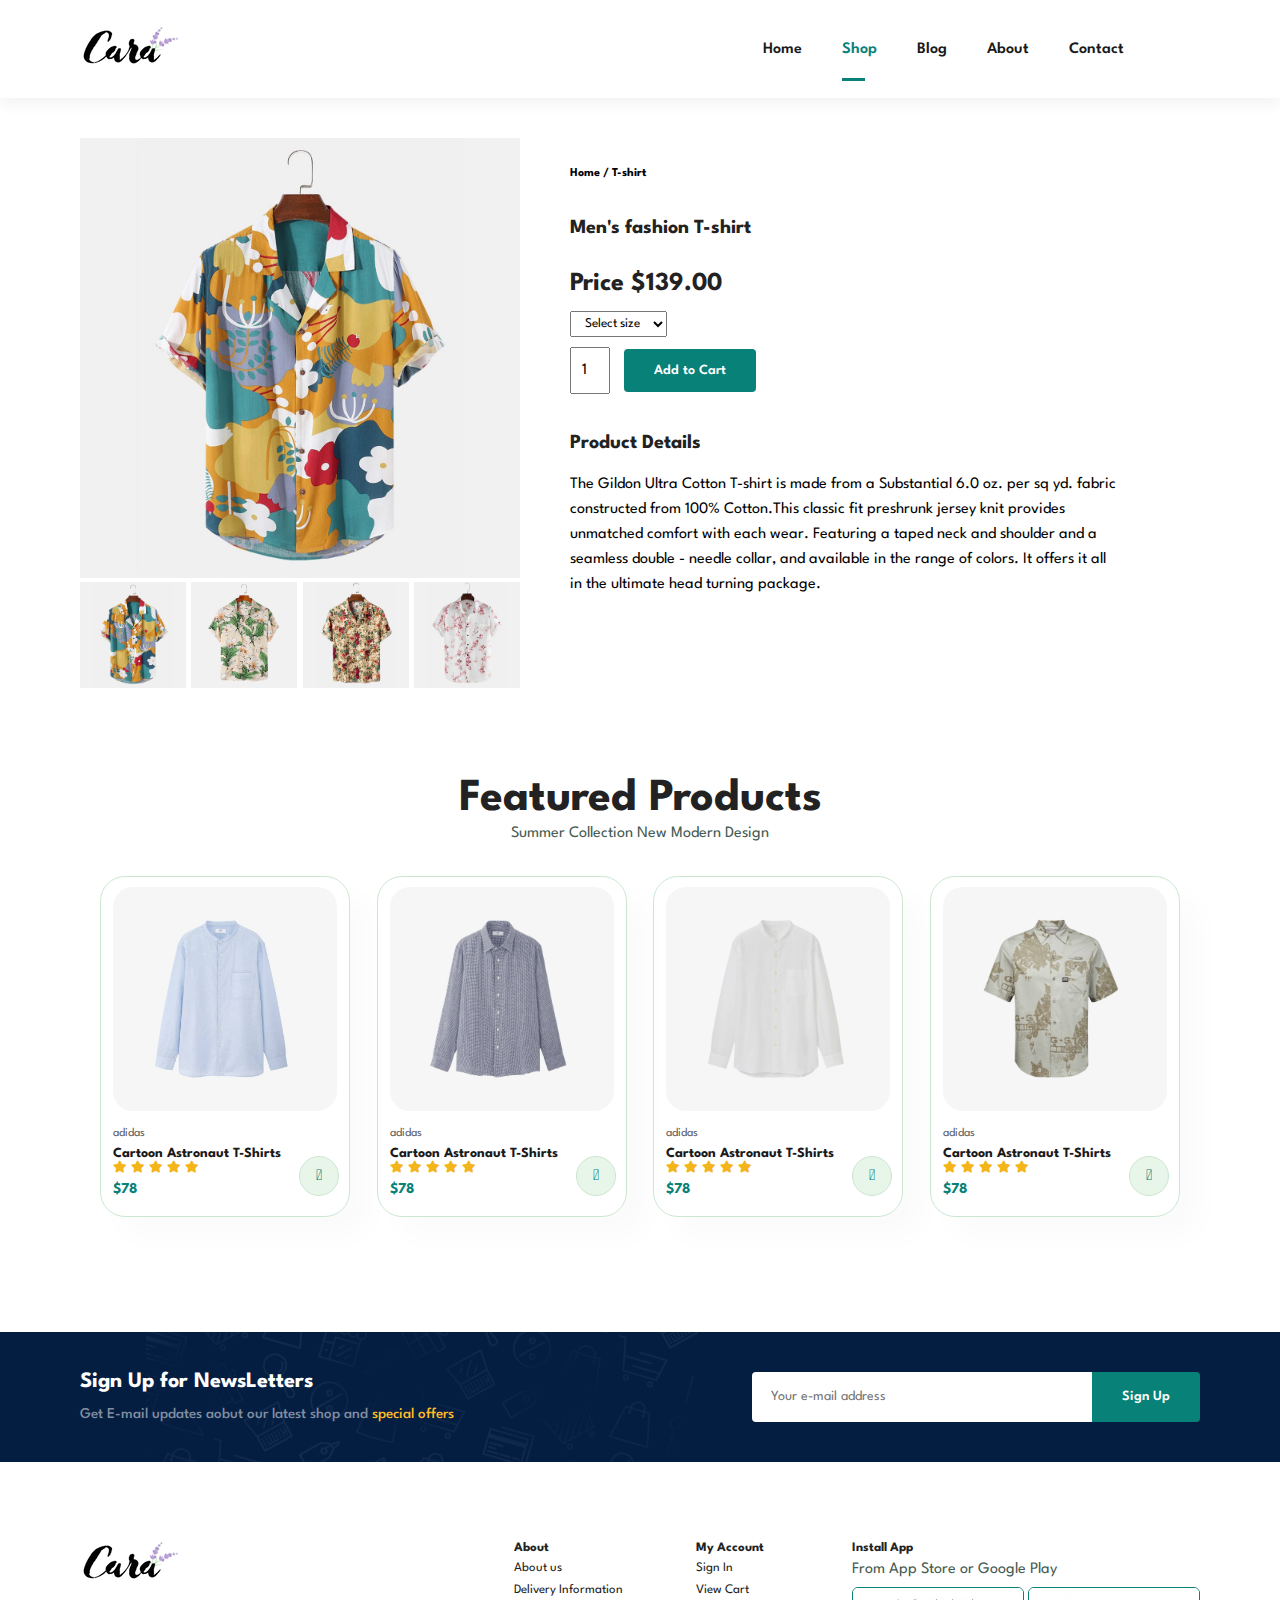
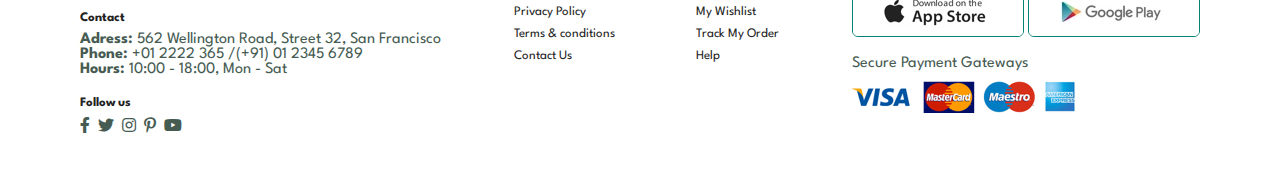
<file: sProduct.html>
<!DOCTYPE html>
<html lang="en">
<head>
    <meta charset="UTF-8">
    <meta name="viewport" content="width=device-width, initial-scale=1.0">
    <title>Document</title>
    <link rel="stylesheet" href="style.css">
    <link rel="stylesheet" href="https://pro.fontawesome.com/releases/v5.10.0/css/all.css"  />
</head>
<body>
    <section id="header">
        <a href="#"><img src="img/logo.png" class="logo" alt="Logo"></a>
        <div>
            <ul id="navbar">
                <li><a href="index.html">Home</a></li>
                <li><a class="active" href="shop.html">Shop</a></li>
                <li><a href="blog.html">Blog</a></li>
                <li><a href="about.html">About</a></li>
                <li><a href="contact.html">Contact</a></li>
                <li id="lg-bag"><a href="cart.html"><i class="far fa-shopping-bag"></i></a></li>
                <a href="#" id="close"><i class="far fa-times"></i></a>
            </ul>
        </div>
        <div id="mobile">
           <a href="cart.html"><i class="fa-sharp fa-light fa-cart-plus fa-fade"></i></a>
           <i id="bar" class="fas fa-outdent"></i>
            

        </div>
    </section>

    <section id="pro-details" class="section-p1">
        <div class="single-pro-image">
            <img src="img/products/f1.jpg" width="100%" id="main-image" alt="">

            <div class="small-img-grp">
                <div class="small-img-col">
                    <img src="img/products/f1.jpg" width="100%" class="small-img" alt="">
                </div>
                <div class="small-img-col">
                    <img src="img/products/f2.jpg" width="100%" class="small-img" alt="">
                </div>
                <div class="small-img-col">
                    <img src="img/products/f3.jpg" width="100%" class="small-img" alt="">
                </div>
                <div class="small-img-col">
                    <img src="img/products/f4.jpg" width="100%" class="small-img" alt="">
                </div>
            </div>
        </div>

        <div class="single-pro-details">
            <h6>Home / T-shirt</h6>
            <h4>Men's fashion T-shirt</h4>
            <h2>Price $139.00</h2>
            <select >
                <option >Select size</option>
                <option >XL</option>
                <option >XXL</option>
                <option >Large</option>
                <option >Medium</option>
                <option >Small</option>
                <input type="number" value="1">
                <button class="normal">Add to Cart</button>
                <h4>Product Details</h4>
                <span>
                    The Gildon Ultra Cotton T-shirt is made from a Substantial 6.0 oz. per sq yd. fabric constructed from 100% Cotton.This classic fit preshrunk jersey knit provides unmatched comfort with each wear. Featuring a taped neck and shoulder and a seamless double - needle collar, and available in the range of colors. It offers it all in the ultimate head turning package.
                </span>
            </select>
        </div>
    </section>

    <section id="products1" class="section-p1">
        <h2>Featured Products</h2>
        <p>Summer Collection New Modern Design</p>
        <div class="pro-container">
            <div class="pro">
                <img src="img/products/n1.jpg" alt="">
                <div class="des">
                    <span>adidas</span>
                    <h5>Cartoon Astronaut T-Shirts</h5>
                    <div class="satr">
                        <i class="fas fa-star"></i>
                        <i class="fas fa-star"></i>
                        <i class="fas fa-star"></i>
                        <i class="fas fa-star"></i>
                        <i class="fas fa-star"></i>
                    </div>
                    <h4>$78</h4>
                </div>
                <a href="#"><i class="fal fa-shopping-cart cart"></i></a>
            </div>
            <div class="pro">
                <img src="img/products/n2.jpg" alt="">
                <div class="des">
                    <span>adidas</span>
                    <h5>Cartoon Astronaut T-Shirts</h5>
                    <div class="satr">
                        <i class="fas fa-star"></i>
                        <i class="fas fa-star"></i>
                        <i class="fas fa-star"></i>
                        <i class="fas fa-star"></i>
                        <i class="fas fa-star"></i>
                    </div>
                    <h4>$78</h4>
                </div>
                <a href="#"><i class="fal fa-shopping-cart cart"></i></a>
            </div>
            <div class="pro">
                <img src="img/products/n3.jpg" alt="">
                <div class="des">
                    <span>adidas</span>
                    <h5>Cartoon Astronaut T-Shirts</h5>
                    <div class="satr">
                        <i class="fas fa-star"></i>
                        <i class="fas fa-star"></i>
                        <i class="fas fa-star"></i>
                        <i class="fas fa-star"></i>
                        <i class="fas fa-star"></i>
                    </div>
                    <h4>$78</h4>
                </div>
                <a href="#"><i class="fal fa-shopping-cart cart"></i></a>
            </div>
            <div class="pro">
                <img src="img/products/n4.jpg" alt="">
                <div class="des">
                    <span>adidas</span>
                    <h5>Cartoon Astronaut T-Shirts</h5>
                    <div class="satr">
                        <i class="fas fa-star"></i>
                        <i class="fas fa-star"></i>
                        <i class="fas fa-star"></i>
                        <i class="fas fa-star"></i>
                        <i class="fas fa-star"></i>
                    </div>
                    <h4>$78</h4>
                </div>
                <a href="#"><i class="fal fa-shopping-cart cart"></i></a>
            </div>
            
                  
        </div>

    </section>




    <section id="news-letter" class="section-p1 section-m1">
        <div class="news-text">
            <h4>Sign Up for NewsLetters</h4>
            <p>Get E-mail updates aobut our latest shop and <span>special offers </span></p>
        </div>
        <div class="form">
            <input type="text" placeholder="Your e-mail address">
            <button class="normal">Sign Up</button>
        </div>
    </section>

    <footer class="section-p1">
        <div class="col">
            <img class="logo" src="img/logo.png" alt="">
            <h4>Contact</h4>
            <p><strong>Adress:</strong> 562 Wellington Road, Street 32, San Francisco</p>
            <p><strong>Phone:</strong> +01 2222 365 /(+91) 01 2345 6789</p>
            <p><strong>Hours:</strong> 10:00 - 18:00, Mon - Sat</p>
            <div class="follow">
                <h4>Follow us</h4>
                <div class="icon">
                    <i class="fab fa-facebook-f"></i>
                    <i class="fab fa-twitter"></i>
                    <i class="fab fa-instagram"></i>
                    <i class="fab fa-pinterest-p"></i>
                    <i class="fab fa-youtube"></i>
                </div>
            </div>
        </div>
        <div class="col">
            <h4>About</h4>
            <a href="#">About us</a>
            <a href="#">Delivery Information</a>
            <a href="#">Privacy Policy</a>
            <a href="#">Terms & conditions</a>
            <a href="#">Contact Us</a>
        </div>
        <div class="col">
            <h4>My Account</h4>
            <a href="#">Sign In</a>
            <a href="#">View Cart</a>
            <a href="#">My Wishlist</a>
            <a href="#">Track My Order</a>
            <a href="#">Help</a>
        </div>
        <div class="col-install">
            <h4>Install App</h4>
            <p>From App Store or Google Play</p>
            <div class="row">
                <img src="img/pay/app.jpg" alt="">
                <img src="img/pay/play.jpg" alt="">
            </div>
            <p>Secure Payment Gateways</p>
            <img src="img/pay/pay.png" alt="">
        </div>
        <!-- <div class="copy-right">
            <p></p>
        </div> -->
    </footer>

    <script>
        var mainImg = document.getElementById("main-image");
        var smallImg = document.getElementsByClassName("small-img");

        smallImg[0].onclick = function(){
            mainImg.src = smallImg[0].src;
        }
        smallImg[1].onclick = function(){
            mainImg.src = smallImg[1].src;
        }
        smallImg[2].onclick = function(){
            mainImg.src = smallImg[2].src;
        }
        smallImg[3].onclick = function(){
            mainImg.src = smallImg[3].src;
        }
    </script>

    <script src="script.js"></script>
</body>
</html>
</file>
<file: style.css>
@import url('https://fonts.googleapis.com/css2?family=Spartan:wght@100;200;300;400;500;600;700;800;900&display=swap');

*{
    margin: 0;
    padding: 0;
    box-sizing: border-box;
    font-family: 'Spartan' , sans-serif;
}
h1{
    font-size: 50px;
    line-height: 64px;
    color: #222;
}
h2{
    font-size: 46px;
    line-height: 54px;
    color: #222;
}
h4{
    font-size: 20px;
    color: #222;
}
h6{
    font-weight: 700;
    font-size: 12px;
}
p{
    font-size: 16px;
    color: #465b52;
    margin: 15px ,  0 , 20px , 0;
}
.section-p1{
    padding: 40px 80px;

}
.section-m1{
    margin: 40px 0;
}
button.normal{
    font-size: 14px;
    font-weight: 600;
    padding: 15px 30px;
    color: #000;
    background-color: #fff;
    border-radius: 4px;
    border: none;
    cursor: pointer;
    outline: none;
    transition: 0.2s;
}
button.white{
    font-size: 13px;
    font-weight: 600;
    padding: 11px 18px;
    color: #fff;
    background-color: transparent;
   border: 1px solid #fff;
    cursor: pointer;
    outline: none;
    transition: 0.2s;
    
}
body{
    width: 100%;
}

/* Header start */
#header{
    display: flex;
    align-items: center;
    justify-content: space-between;
    padding: 20px  80px;
    color: #E3E6F3;
    box-shadow: 0  5px  15px rgba(0,0,0,0.06); 
   z-index: 999;
   /* position: sticky; */
   top: 0;
   left: 0;
    
}
#navbar{
    display: flex;
    align-items: center;
    justify-content: center;
}
#navbar li{
    list-style: none;
    padding: 20px  ;
    position: relative;
}
#navbar li a{
    text-decoration: none;
    font-size: 16px;
    font-weight: 600;
    color: #1a1a1a;
    transition: 0.3s ease ;

}
#navbar li a:hover{
    color: #088178;
}
#navbar li a.active{
    color: #088178;
}
#navbar li a.active::after,
#navbar li a:hover:after{
    content: "";
    width: 30%;
    height: 3px;
    background: #088178;
    position: absolute;
    bottom: -4px;
    left: 20px;
}
#mobile{
    display: none;
    align-items: center;
}
#close{
    display: none;
}

/* hero page */

#hero{
    background-image: url(img/hero4.png);
    height: 90vh;
    width: 100%;
    background-size: cover;
    background-position: top 25% right 0;
    padding: 0 80px;
    display: flex;
    flex-direction: column;
    justify-content: center;
    align-items: flex-start;
}
#hero h4{
    padding-bottom: 15px;
}
#hero h1{
    color: #088178;
}
#hero button{
    background-image: url(img/button.png);
    background-color: transparent;
    color: #088178;
    padding: 10px 80px 14px 65px;
    border: 0;
    background-repeat: no-repeat;
    cursor: pointer;
    font-weight: 700;
    font-size: 15px;
}
#features .fe-box{
    width: 180px;
    text-align: center;
    padding:  25px 15px ;
    box-shadow: 20px 20px 34px rgba(0,0,0,0.03);
    border: 1px solid #cce7d0 ;
    border-radius: 4px;
    margin: 15px 0 ;
    cursor: pointer;

}
#features{
    display: flex;
    align-items: center;
    justify-content: space-between;
    flex-wrap: wrap;
}
#features .fe-box{
    box-shadow: 10px 10px 54px rgba(70,62,221,0.1);
}
#features .fe-box img{
   width: 100%;
   margin-bottom: 10px;
}
#features .fe-box h6{
    display: inline-block;
    padding: 9px 8px 6px 8px;
    line-height: 1;
    border-radius: 4px;
    color: #088178;
    background-color: #fddde4;
}
#features .fe-box:nth-child(2) h6{
    background-color: #cdebbc;
}
#features .fe-box:nth-child(3) h6{
    background-color: #d1e8f2;
}
#features .fe-box:nth-child(4) h6{
    background-color: #cdd4f8;
}
#features .fe-box:nth-child(5) h6{
    background-color: #f6dbf6;
}
#features .fe-box:nth-child(6) h6{
    background-color: #fff2e5;
}
#products1{
    text-align: center;
}
#products1 .pro-container{
    display: flex;
    justify-content: space-between;
    padding: 20px;
    flex-wrap: wrap;
}
#products1 .pro{
    width: 23%;
    min-width: 250px;
    padding: 10px 12px;
    border: 1px solid #cce7d0;
    border-radius: 25px;
    cursor: pointer;
    box-shadow: 20px 20px 30px rgba(0,0,0,0.02);
    margin: 15px 0; 
    transition: 0.2s ease;
    position: relative;

}
#products1 .pro:hover{

 box-shadow: 20px 20px 30px rgba(0,0,0,0.06);
}
#products1 .pro img{
    width: 100%;
    border-radius: 20px;
}
#products1 .pro .des{
    text-align: start;
    padding: 10px 0;
}
#products1 .pro .des span{
    color: #606063;
    font-size: 12px;
}
#products1 .pro .des h5{
    padding-top: 7px;
    color: #1a1a1a;
    font-size:14px;
}
#products1 .pro .des i{
   font-size: 12px;
   color: rgb(243,181,25);
}
#products1 .pro .des h4{
    padding-top: 7px;
    font-size: 15px;
    font-weight: 700;
    color: #088178;
}
#products1 .pro .cart{
    width: 40px;
    height: 40px;
    line-height: 40px;
    border-radius: 50px;
    background-color: #e8f6ea;
    font-weight: 500;
    color: #088178;
    border: 1px solid #cce7d0;
    position: absolute;
    bottom: 20px;
    right: 10px;
}

#banner{
    display: flex;
    flex-direction: column;
    justify-content: center;
    align-items: center;
    text-align: center;
    background-image: url(img/banner/b2.jpg);
    width: 100%;
    height: 40vh;
    background-size: cover;
    background-position: center;
}
#banner h4{
    color: #fff;
    font-size: 16px;
}
#banner h2{
    color: #fff;
    font-size: 30px;
    padding: 10px 0;
}
#banner h2 span{
    color: #ef3;
    
}
#banner button:hover{
    background-color: #088178;
    color: #fff;

}
#sm-banner{
    display: flex;
    justify-content: space-between;
    flex-wrap: wrap;
}
#sm-banner .banner-box{
    display: flex;
    flex-direction: column;
    justify-content: center;
    align-items: flex-start;
    padding: 30px;
    background-image: url(img/banner/b17.jpg);
    min-width: 580px;
    height: 50vh;
    background-size: cover;
    background-position: center;
    
}
#sm-banner  .banner-box2{
    background-image: url(img/banner/b10.jpg);

}
#sm-banner h4{
    color: #fff;
    font-size: 20px;
    font-weight: 300;
}
#sm-banner h2{
    color: #fff;
    font-size: 28px;
    font-weight: 800;
}
#sm-banner span{
    color: #fff;
    font-size: 15pxpx;
    font-weight: 500;
    padding-bottom: 15px;
}
#sm-banner .banner-box:hover button{
    background-color: #088178;
}
#banner3 {
    display: flex;
    justify-content: space-between;
    flex-wrap: wrap;
    padding: 0 80px;
}
#banner3 .banner-box{
    display: flex;
    flex-direction: column;
    justify-content: center;
    align-items: flex-start;
    padding: 20px;
    background-image: url(img/banner/b7.jpg);
    min-width: 30%;
    height: 30vh;
    background-size: cover;
    background-position: center;
    margin-bottom: 20px;
    
}
#banner3 .banner-box2{
    background-image: url(img/banner/header_banner.png);
}
#banner3 .banner-box3{
    background-image: url(img/banner/b18.jpg);
}
#banner3 h2{
    color: #fff;
    font-weight: 900;
    font-size: 22px;
}
#banner3 h3{
    color: #ec544e;
    font-weight: 800;
    font-size: 15px;
}
#news-letter{
    display: flex;
    justify-content: space-between;
    flex-wrap: wrap;
    align-items: center;
    background-image: url(img/banner/b14.png);
    background-repeat: no-repeat;
    background-position: 20% 30%;
    background-color: #041e42;
}
#news-letter h4{
    font-size: 22px;
    font-weight: 700;
    color: #fff;
}
#news-letter p{
    font-size: 15px;
    font-weight: 500;
    color: #818ea0;
    padding-top: 15px;
}
#news-letter p span{
   color: #ffbd27;
}
#news-letter .form{
    display: flex;
    width: 40%;
}
#news-letter input{
    height: 3.125rem;
    padding: 0 1.25em;
    font-size: 14px;
    width: 100%;
    border: 1px solid transparent;
    border-radius:4px ;
    outline: none;
    border-top-right-radius: 0;
    border-bottom-right-radius: 0;
}
#news-letter button{
    background-color: #088178;
    color: #fff;
    white-space: nowrap;
    border-top-left-radius: 0;
    border-bottom-left-radius: 0;
}
footer{
    display: flex;
    flex-wrap: wrap;
    justify-content: space-between;
}
footer .col{
    display: flex;
    flex-direction: column;
    align-items: flex-start;
    margin-bottom: 20px;
}
footer .logo{
    margin-bottom: 30px;
}
footer h4{
    margin-bottom: 20px;
    font-size: 14px;
}
footer h4{
    margin: 0 0 8px 0;
    font-size: 13px;
}
footer a{
    color: #222;
    text-decoration: none;
    font-size: 13px;
    margin-bottom: 10px;
}
footer .follow {
    margin-top: 20px;
}
footer .follow i {
    color: #465b52;
    padding-right: 4px;
    cursor: pointer;
}
footer  .col-install .row img{
   border: 1px solid #088178;
   border-radius: 6px;
}
footer  .col-install img{
    margin: 10px 0 15px 0;
}
footer .follow i:hover,
footer a:hover{
    color: #088178;
}

/* shpo page */
#page-header{
    background-image: url(img/banner/b1.jpg);
    width: 100%;
    height: 40vh;
    background-size: cover;
    display: flex;
    justify-content: center;
    text-align: center;
    flex-direction: column;
    padding: 40px ;
}
#page-header h2,
#page-header p{
    color: #fff;
}
#pagination{
    text-align: center;
}
#pagination a{
    text-decoration: none;
    background-color: #088178;
    padding: 15px 20px;
    border-radius: 4px;
    color: #fff;
    font-weight: 600;
}
#pagination a i{
    font-size: 16px;
    font-weight: 600;
}

/* single product */
#pro-details{
    display: flex;
    margin-right: 20px;
}
#pro-details .single-pro-image{
    width: 40%;
    margin-right: 50px;

}
.small-img-grp{
    display: flex;
    justify-content: space-between;
}
.small-img-col{
    flex-basis: 24%;
    cursor: pointer;
}
#pro-details .single-pro-details{
    width: 50%;
    padding-top: 30px;
   
}
#pro-details .single-pro-details h4{
    padding: 40px 0 20px 0;
}
#pro-details .single-pro-details h2{
    font-size: 26px;
}
#pro-details .single-pro-details select{
    display: block;
    padding: 5px 10px;
   margin-bottom: 10px;
}
#pro-details .single-pro-details input{
    width: 40px;
    height: 47px;
    padding-left: 10px;
    font-size: 16px;
    margin-right: 10px;
}
#pro-details .single-pro-details input:focus{
    outline: none;
}
#pro-details .single-pro-details button{
    background-color: #088178;
    color: #fff;
}
#pro-details .single-pro-details  span{
    line-height: 25px;
}

/*blog page*/

#page-header.blog-header{
    background-image: url(img/banner/b19.jpg);
}
#blog{
    padding: 150px 150px 0 150px;
}
#blog .blog-box{
    display: flex;
    align-items: center;
    width: 100%;
    position: relative;
    padding-bottom: 90px;
}
#blog .blog-img{
    width: 50%;
    margin-right: 40px;
}  
#blog img{
    width: 100%;
    height: 300px;
    object-fit: cover;
} 
#blog.blog-details{
    width: 50%;
    margin: 10px;
}  
#blog .blog-details a{
    text-decoration: none;
    font-size: 11px;
    color: #000;
    font-weight: 700;
    position: relative;
    transition: 0.3s;
}  
#blog .blog-details a::after{
    content: "";
    width: 50px;
    height: 1px;
    background-color: #000;
    position: absolute;
    top: 4px;
    right: -60px;
}
#blog .blog-details a:hover{
    color:#088178 ;
}
#blog .blog-details a:hover::after{
   background-color:#088178 ;
}
#blog .blog-box h1{
position: absolute;
top: -40px;
left: 0;
font-size: 70px;
font-weight: 700;
color: #c9cbce;
z-index: -9;
}

/* about us */

#page-header.about-header{
    background-image: url(img/about/banner.png);
}

#about-head{
    display: flex;
    align-items: center;
}
#about-head img{
    width: 50%;
    height: auto;
}
#about-head div{
    padding-left: 40px;
}
#about-app{
    text-align: center;
}
#about-app .video{
    width: 70%;
    height: 100%;
    margin: 30px auto 0 auto;
}
#about-app .video video{
    width: 100%;
    height: 100%;
   border-radius: 20px;
}

/* contact page */

#contact-details{
    display: flex;
    align-items: center;
    justify-content: space-between;
}
#contact-details .details{
    width: 40%;
}
#contact-details .details span ,
#form-details form span{
    font-size: 12px;
}
#contact-details .details h2 ,
#form-details form h2{
    font-size: 26px;
    line-height: 35px;
    padding: 20px 0;
}
#contact-details .details h3{
    font-size: 16px;
    padding-bottom: 15px;
   
}
#contact-details .details li{
   list-style: none;
   display: flex;
   padding: 10px 0;
   
}
#contact-details .details li i{
  font-size: 14px;
  padding-right: 22px;
   
}
#contact-details.details li p{
 margin: 0;
 font-size: 14px;
   
}
#contact-details.map{
    width: 55px;
    height: 400px;
}
#contact-details.map iframe{
    width: 100%;
    height: 100px;
}
#form-details{
    display: flex;
    justify-content: space-between;
    margin: 30px;
    padding: 80px;
    border: 1px solid #e1e1e1;

}
#form-details form{
    width: 65%;
    display: flex;
    flex-direction: column;
    align-items: flex-start;
}
#form-details form input,
#form-details form textarea{
    width: 100%;
    padding: 12px 15px;
    outline: none;
    margin-bottom: 20px;
    border: 1px solid #e1e1e1;
}
#form-details form button{
    background-color: #088178;
    color: #fff;
}
#form-details .people div{
    padding-bottom: 25px;
    display: flex;
    align-items: flex-start;

}
#form-details .people div img{
    width: 55px;
    height: 65px;
    object-fit: cover;
    margin-right: 15px;
}
#form-details .people div p{
    margin: 0;
    line-height: 25px;
    font-size: 13px;
}
#form-details .people div span{
    display: block;
    font-size: 16px;
    font-weight: 600;
    color: #000;
}

/* cart page */

#cart{
    overflow-x: auto;
}
#cart table{
    width: 100%;
    border-collapse: collapse;
    table-layout: fixed;
    white-space: nowrap;
}  
#cart table img{
    width: 70px;
}  
#cart table td:nth-child(1){
    width: 100px;
    text-align: center;
}
#cart table td:nth-child(2){
    width: 150px;
    text-align: center;
}
#cart table td:nth-child(3){
    width: 250px;
    text-align: center;
}
#cart table td:nth-child(4),
#cart table td:nth-child(5),
#cart table td:nth-child(6){
    width: 150px;
    text-align: center;
}
#cart table td:nth-child(5) input{
    width: 70px;
    padding: 10px 5px 10px 15px;
}
#cart table thead{
    border: 1px solid #e2e9e1;
    border-left: none;
    border-right: none;
}
#cart table thead td{
    font-weight: 700;
    text-transform: uppercase;
    font-size: 13px;
    padding: 18px 0;
}
#cart table tbody tr td{
    padding: 15px;
}
#cart table tbody  td{
    font-size: 13px;
}
#cart-add{
    display: flex;
    flex-wrap: wrap;
    justify-content: space-between;

}
 #coupon{
   width: 50%;
   margin-bottom: 30px;
}
#coupon h3,
#subtotal h3{
    padding-bottom: 15px;
}
#coupon input{
    padding: 10px 20px;
    outline: none;
    width: 60%;
    margin-right: 10px;
    border: 1px solid #e2e9e1;
}
#coupon button ,
#subtotal button{
    background-color: #088178;
    color: #fff;
    padding: 12px 20px;
}
#subtotal{
    width: 50%;
    margin-bottom: 30px;
    border: 1px solid #e2e9e1;
    padding: 30px;
}
#subtotal table{
    border-collapse: collapse;
    width: 100%;
    margin-bottom: 20px;
}
#subtotal table td{
    width: 50%;
    border: 1px solid #e2e9e1;
    padding: 10px;
    font-size: 13px;
}












/* media query */

@media (max-width:799px){
    .section-p1 {
        padding: 40px 40px;
    }
    #navbar {
        display: flex;
        flex-direction: column;
        align-items: flex-start;
        justify-content: flex-start;
        position: fixed;
        top: 0;
        right: -300px;
        height: 100vh;
        width: 300px;
        background-color: #E3E6F3;
        box-shadow: 0 40px 60px rgba(0,0,0,0.01);
        padding: 80px 0 0 10px;
        transition: 0.3s;
    }
    #navbar.active{
        right: 0px;
        
    }
    #navbar li {
        margin-bottom: 25px;

    }
    #mobile{
        display: flex;
        align-items: center;
    }
    #mobile i{
        color: #1a1a1a;
        font-size: 24px;
        padding-left: 20px;
    }
    #close{
        display: initial;
        position: absolute;
        top: 30px;
        left: 30px;
        color: #222;
        font-size: 24px;
    }
    #lg-bag{
        display: none;
    }
    #hero{
         height: 70vh;
       padding: 0 80px;
       background-position: top 30% right 30%;
       
    }  
    #features {
        justify-content: center;
    } 
    #features .fe-box {
       margin: 15px 15px;
    }  
    #products1 .pro-container {
       justify-content: center;
    } 
    #products1 .pro {
        margin: 15px ;
    }
     #banner {
        height: 20vh;
    } 
    #sm-banner .banner-box {
       min-width: 100%;
       height: 30vh;
    }    
    #banner3 {
        padding: 0 40px ;
    }    
    
    #banner3 .banner-box {
        width: 28%;
     }  
     #news-letter .form {
       width: 70%;
    }

    /* contact page */
    #form-details{
        padding: 40px;
    }
    #form-details form{
        width: 50%;
    }
}
@media (max-width: 477px) {
    .section-p1{
        padding: 20px;
    }
    #header{
        padding: 10px 30px;
    }
    #h1{
        font-size: 38px;
    }
    
    #h2{
        font-size: 32px;
    }
    #hero{
        padding: 0 20px;
        background-position: 55%;
    }
    #featurs{
        justify-content: space-between;
    }
    #feature .fe-box{
        width: 155px;
       margin: 0 0 15px 0;
    }
    #product1 .pro{
        width: 100%;
    }
    #banner{
        height: 40vh;
    }
    #sm-banner .banner-box{
        height: 40vh;
    }
    #sm-banner .banner-box2{
       margin-top: 20px;
    }
    #banner3{
        padding: 0 20px;
    }
    #banner3 .banner-box{
        width: 100%;
    }
    #news-letter{
        padding: 40px 20px;
    }
    #news-letter .form {
       width: 100%;
    }   
    
    /* blog page */

    #blog{
        padding: 100px 20px 0 20px;
    }

    #blog .blog-box{
        display: flex;
        flex-direction: column;
        align-items: flex-start;
    }
    #blog .blog-img{
        width: 100%;
        padding-right: 0px;
        margin-bottom: 30px;
    }
    #blog .blog-details{
        width: 100%;
    }

    /* about us */
   #about-head{
   flex-direction: column;
   }
   #about-head img{
   width: 100%;
   margin-bottom: 20px;
   }
   #about-head div{
    padding-left: 0px;
   }
   #about-head video{
     width: 100%;
   }

   /* contact details */
   #contact-details{
    flex-direction: column;
  }
  #contact-details .details{
    width: 100%;
    margin-bottom: 30px;
  }
  #contact-details .map{
    width: 100%;
  }
  #form-details{
    margin: 10px;
    padding: 30px 10px;
    flex-wrap: wrap;
  }
  #form-details form{
    width: 100%;
    margin-bottom: 30px;
  }

  /* cart page */
  #cart-add{
    flex-direction: column;
  }
  #coupon{
    width: 100%;
  }
  #subtotal{
    width: 100%;
    padding: 20px;
  }
   


    
}
</file>
